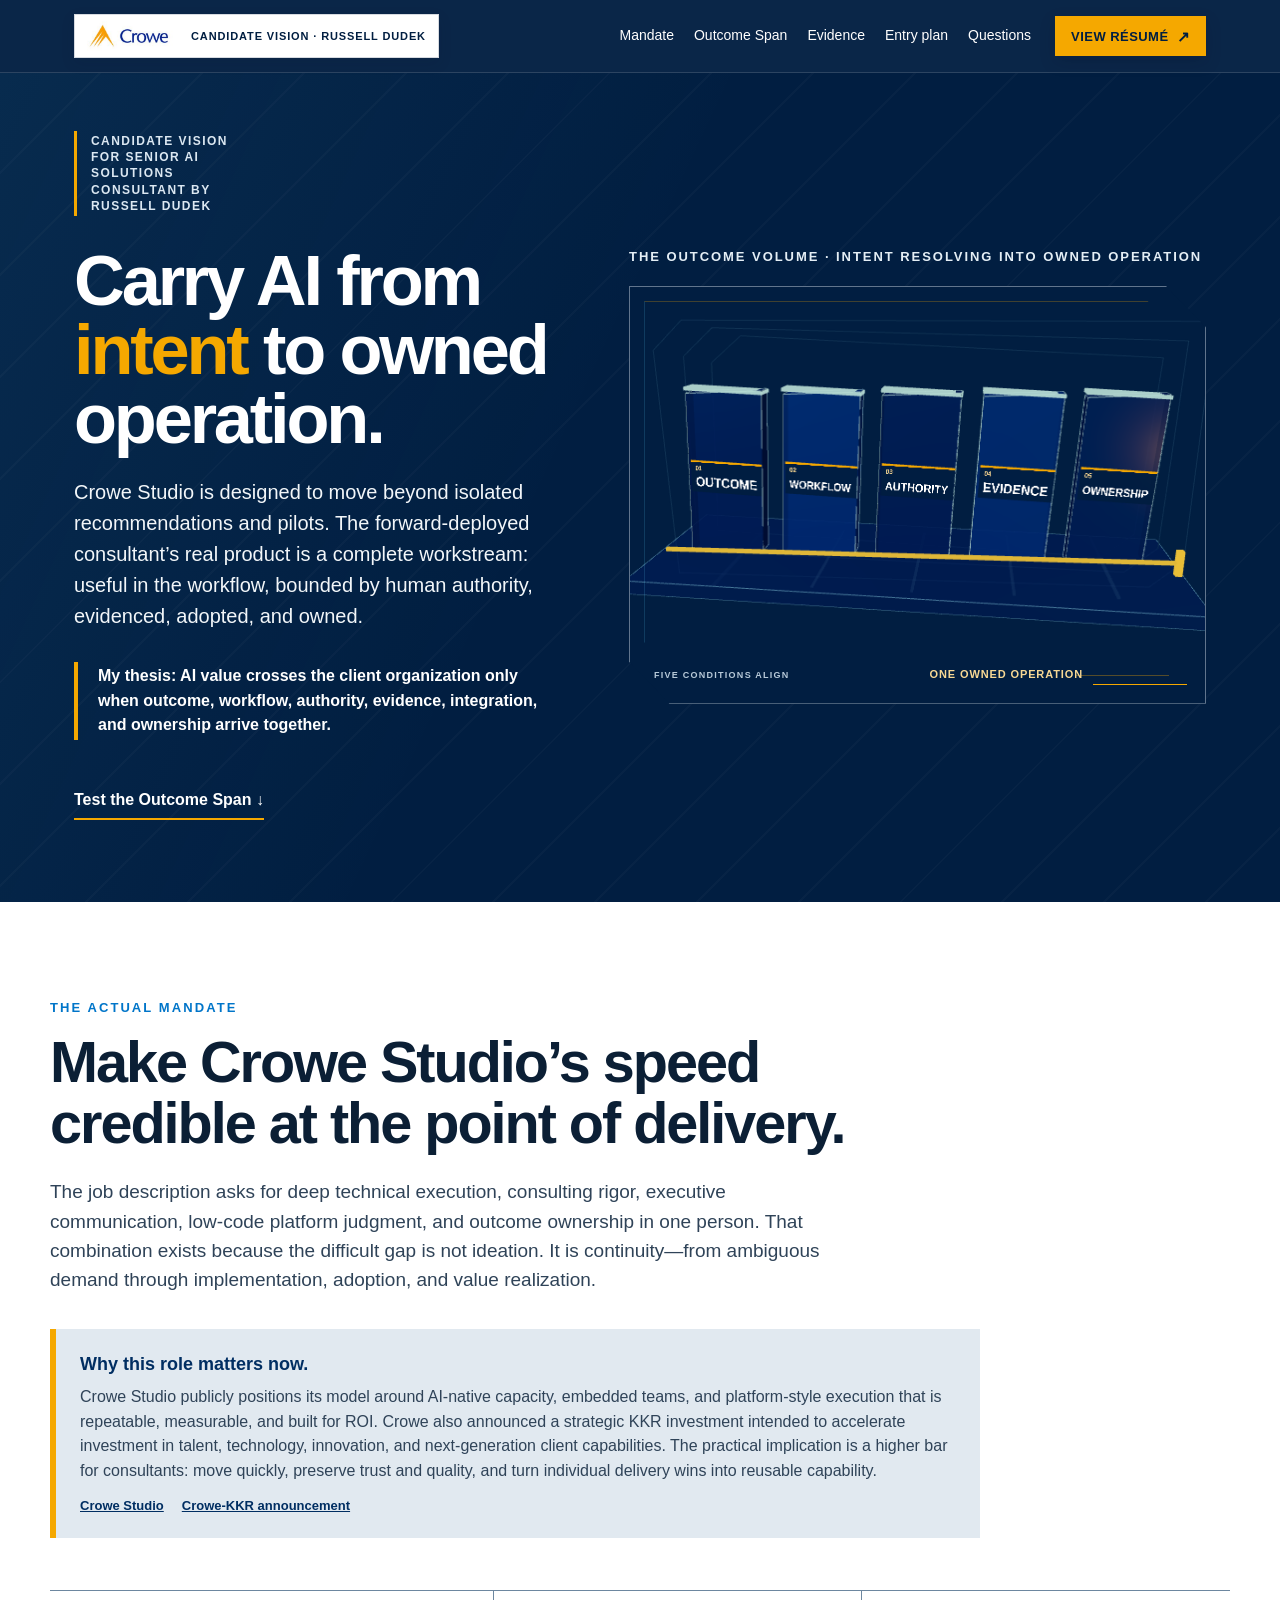
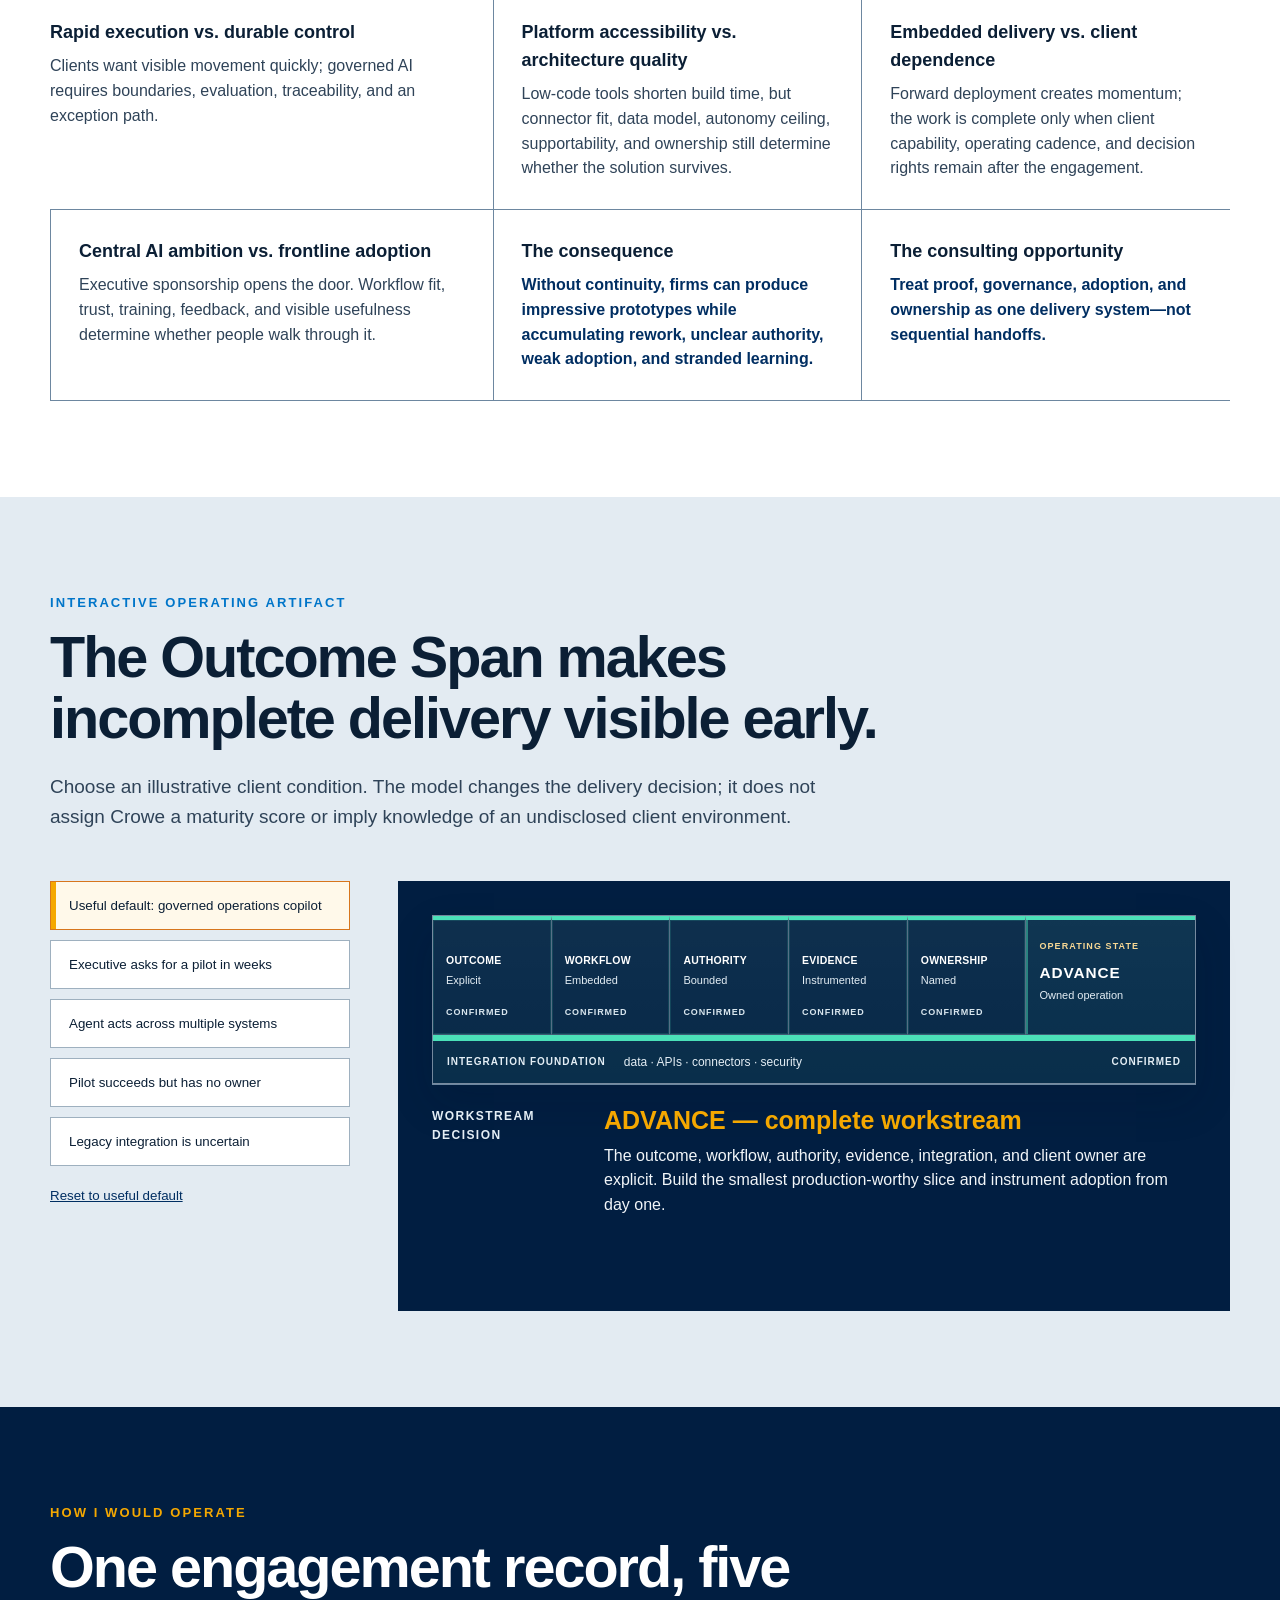
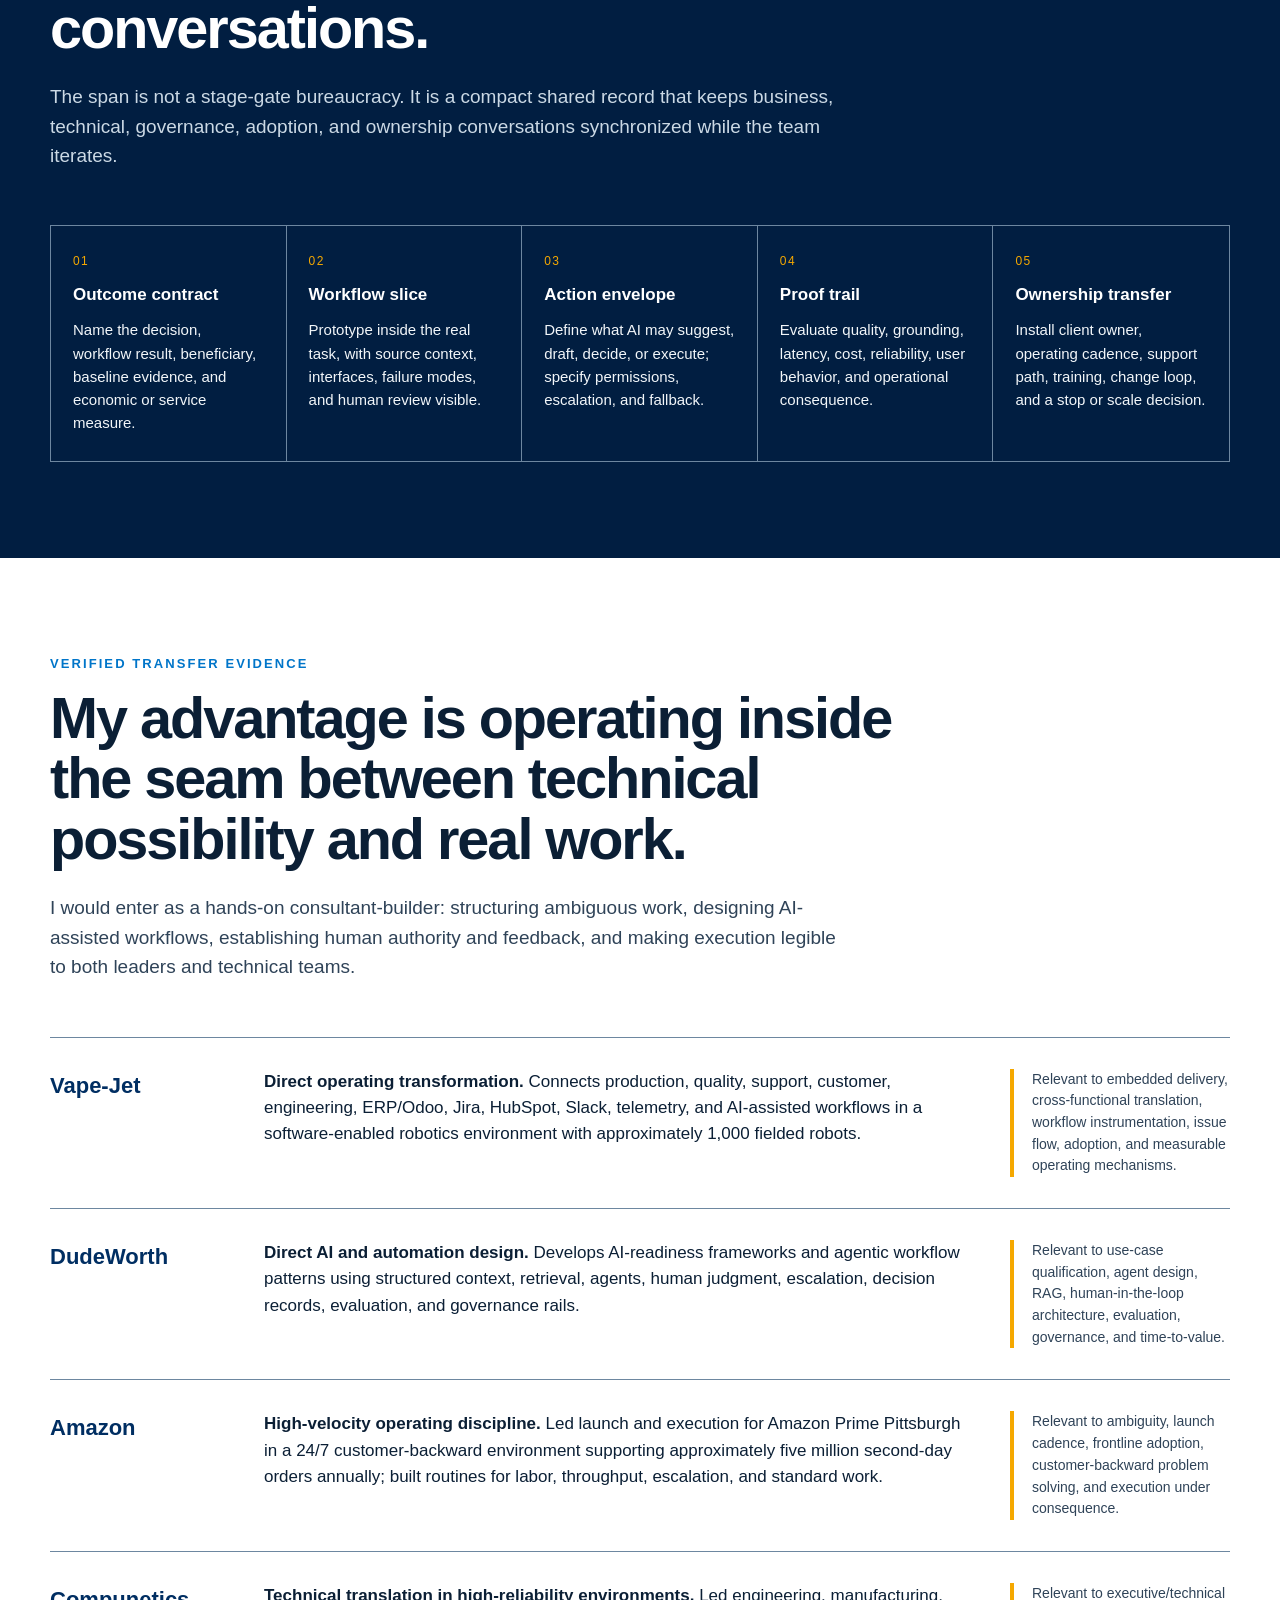
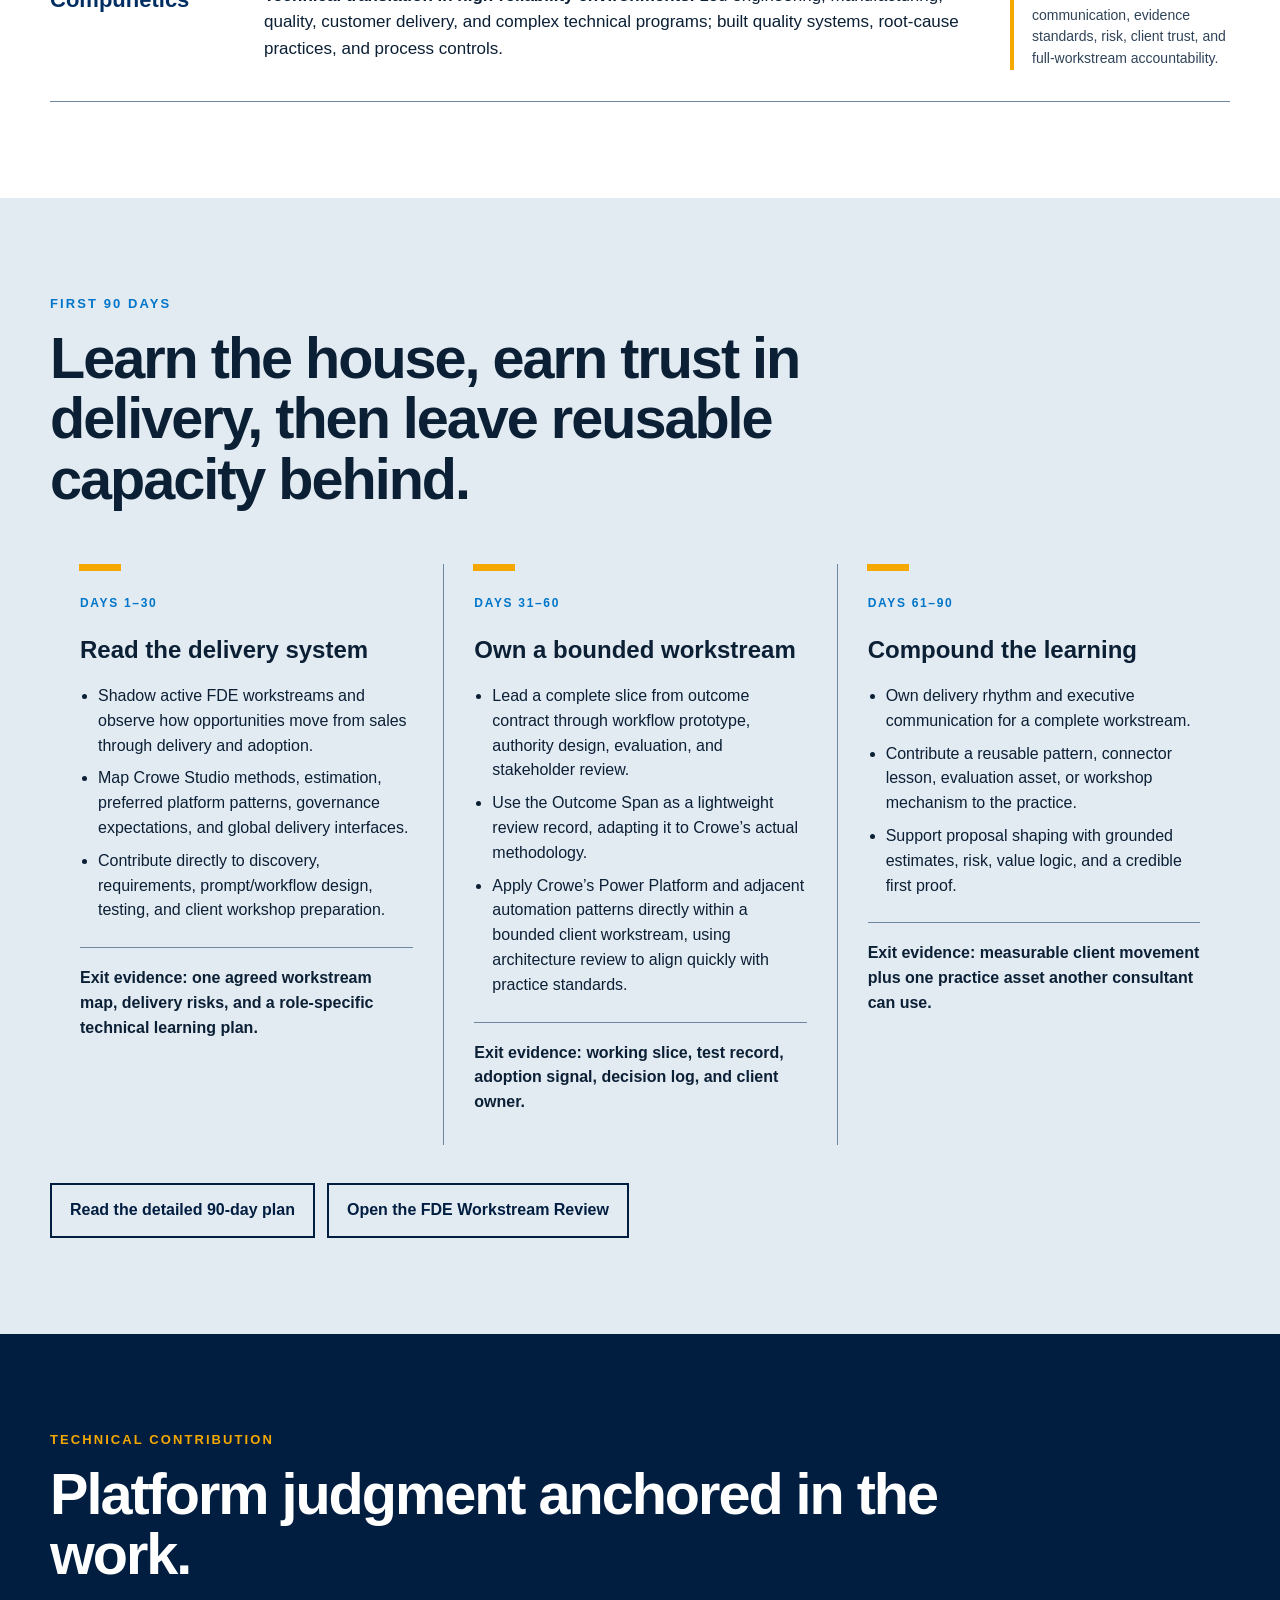
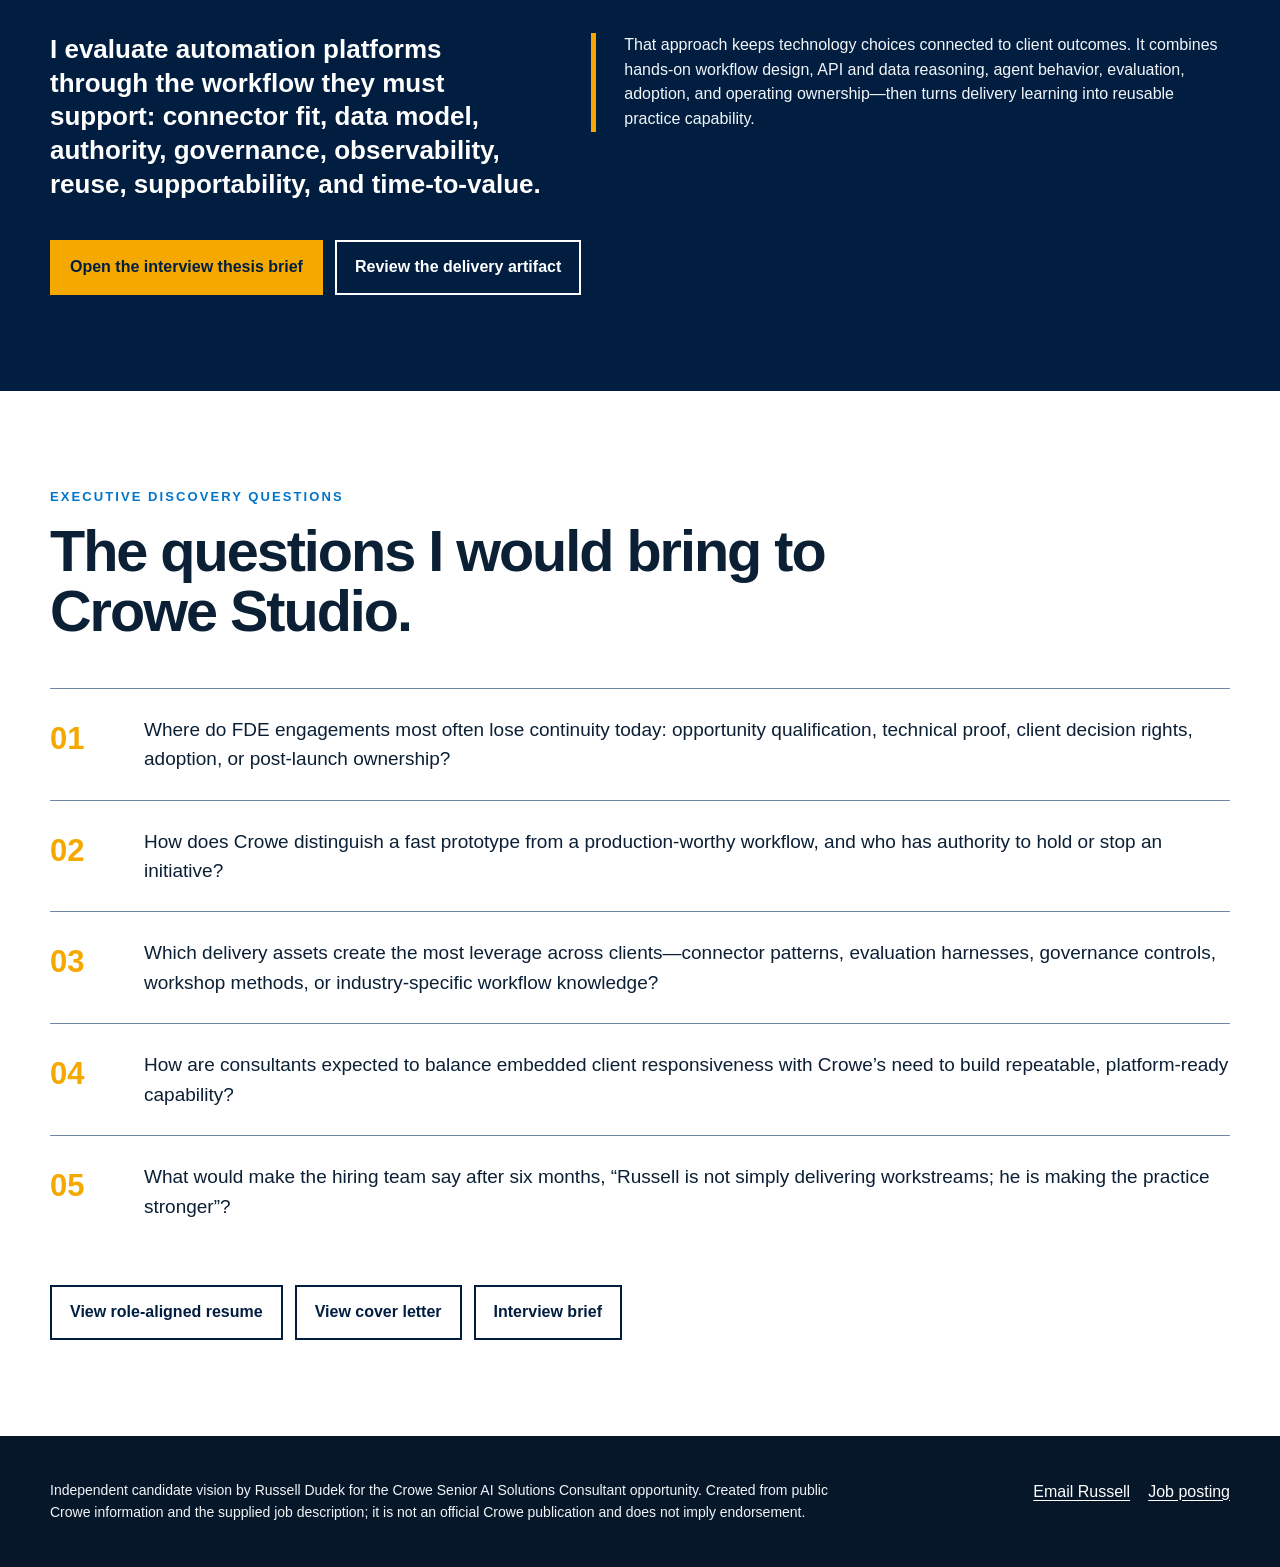
<file: index.html>
<!doctype html><html lang="en"><head><meta charset="utf-8"><meta name="viewport" content="width=device-width,initial-scale=1"><title>Russell Dudek · Candidate Vision for Crowe Senior AI Solutions Consultant</title><meta name="description" content="An independent candidate vision showing how Russell Dudek would turn ambiguous AI demand into complete, adopted, measurable client workstreams at Crowe Studio."><link rel="stylesheet" href="site-v4.css?v=20260717-5"></head><body><header class="site-header"><div class="header-inner"><a class="brand-mini" href="index.html"><img src="assets/brand/crowe-wordmark.svg" alt="Crowe"><span>Candidate vision · Russell Dudek</span></a><button class="nav-toggle" aria-expanded="false" aria-controls="site-nav">Menu</button><nav class="site-nav" id="site-nav" aria-label="Campaign navigation"><a href="#mandate">Mandate</a><a href="#span">Outcome Span</a><a href="#evidence">Evidence</a><a href="#entry">Entry plan</a><a href="#questions">Questions</a><a class="header-resume-cta" href="resume.html">View résumé <span aria-hidden="true">↗</span></a></nav></div></header><main><section class="hero"><div class="hero-inner"><div><div class="company-lockup"><img src="assets/brand/crowe-wordmark.svg" alt="Crowe logo"><small>Candidate vision for Senior AI Solutions Consultant by Russell Dudek</small></div><h1>Carry AI from <em>intent</em> to owned operation.</h1><p class="hero-lead">Crowe Studio is designed to move beyond isolated recommendations and pilots. The forward-deployed consultant’s real product is a complete workstream: useful in the workflow, bounded by human authority, evidenced, adopted, and owned.</p><p class="hero-thesis">My thesis: AI value crosses the client organization only when outcome, workflow, authority, evidence, integration, and ownership arrive together.</p><a class="hero-cue" href="#span">Test the Outcome Span ↓</a></div><div class="workstream-frame hero-workstream" aria-label="Outcome Span operating model resolving five conditions into an owned operation"><div class="workstream-kicker">The Outcome Span · illustrative operating model</div><div class="continuity-rail" aria-hidden="true"></div><ol class="workstream-conditions" aria-label="Conditions for a complete AI workstream"><li class="workstream-condition" data-condition="outcome" style="--condition-order:0"><span class="condition-number">01</span><strong>Outcome</strong><small>Business result</small></li><li class="workstream-condition" data-condition="workflow" style="--condition-order:1"><span class="condition-number">02</span><strong>Workflow</strong><small>Useful in the task</small></li><li class="workstream-condition" data-condition="authority" style="--condition-order:2"><span class="condition-number">03</span><strong>Authority</strong><small>Human boundaries</small></li><li class="workstream-condition" data-condition="evidence" style="--condition-order:3"><span class="condition-number">04</span><strong>Evidence</strong><small>Proof and trace</small></li><li class="workstream-condition" data-condition="ownership" style="--condition-order:4"><span class="condition-number">05</span><strong>Ownership</strong><small>Cadence and support</small></li></ol><div class="workstream-foundation"><span>Integration foundation</span><small>data · APIs · connectors · security</small></div><div class="ownership-terminal"><span>Owned operation</span></div></div></div></section><section class="section" id="mandate"><div class="wrap"><div class="section-kicker">The actual mandate</div><h2>Make Crowe Studio’s speed credible at the point of delivery.</h2><p class="section-intro">The job description asks for deep technical execution, consulting rigor, executive communication, low-code platform judgment, and outcome ownership in one person. That combination exists because the difficult gap is not ideation. It is continuity—from ambiguous demand through implementation, adoption, and value realization.</p><div class="company-moment"><strong>Why this role matters now.</strong><p>Crowe Studio publicly positions its model around AI-native capacity, embedded teams, and platform-style execution that is repeatable, measurable, and built for ROI. Crowe also announced a strategic KKR investment intended to accelerate investment in talent, technology, innovation, and next-generation client capabilities. The practical implication is a higher bar for consultants: move quickly, preserve trust and quality, and turn individual delivery wins into reusable capability.</p><div class="moment-sources"><a href="https://www.crowe.com/services/crowe-studio">Crowe Studio</a><a href="https://www.crowe.com/news/crowe-accelerates-long-term-growth-trajectory-with-investment-from-kkr">Crowe-KKR announcement</a></div></div><div class="tension-line"><div><h3>Rapid execution vs. durable control</h3><p>Clients want visible movement quickly; governed AI requires boundaries, evaluation, traceability, and an exception path.</p></div><div><h3>Platform accessibility vs. architecture quality</h3><p>Low-code tools shorten build time, but connector fit, data model, autonomy ceiling, supportability, and ownership still determine whether the solution survives.</p></div><div><h3>Embedded delivery vs. client dependence</h3><p>Forward deployment creates momentum; the work is complete only when client capability, operating cadence, and decision rights remain after the engagement.</p></div><div><h3>Central AI ambition vs. frontline adoption</h3><p>Executive sponsorship opens the door. Workflow fit, trust, training, feedback, and visible usefulness determine whether people walk through it.</p></div><div><h3>The consequence</h3><p class="tension-result">Without continuity, firms can produce impressive prototypes while accumulating rework, unclear authority, weak adoption, and stranded learning.</p></div><div><h3>The consulting opportunity</h3><p class="tension-result">Treat proof, governance, adoption, and ownership as one delivery system—not sequential handoffs.</p></div></div></div></section><section class="section mist" id="span"><div class="wrap"><div class="section-kicker">Interactive operating artifact</div><h2>The Outcome Span makes incomplete delivery visible early.</h2><p class="section-intro">Choose an illustrative client condition. The model changes the delivery decision; it does not assign Crowe a maturity score or imply knowledge of an undisclosed client environment.</p><div class="span-lab"><div><div class="scenario-list" role="group" aria-label="Choose a delivery scenario"><button data-scenario="baseline" aria-pressed="true">Useful default: governed operations copilot</button><button data-scenario="speed" aria-pressed="false">Executive asks for a pilot in weeks</button><button data-scenario="agent" aria-pressed="false">Agent acts across multiple systems</button><button data-scenario="orphan" aria-pressed="false">Pilot succeeds but has no owner</button><button data-scenario="legacy" aria-pressed="false">Legacy integration is uncertain</button></div><button class="reset-button" id="reset-scenario">Reset to useful default</button></div><div class="lab-stage" data-state="baseline"><div class="workstream-frame scenario-workstream" aria-label="Scenario workstream conditions" data-integration-state="active" data-ownership-state="closed" data-boundary-state="none"><div class="continuity-rail" aria-hidden="true"></div><ol class="workstream-conditions"><li class="workstream-condition" data-condition="outcome" data-condition-state="active"><strong>Outcome</strong><small>Explicit</small></li><li class="workstream-condition" data-condition="workflow" data-condition-state="active"><strong>Workflow</strong><small>Embedded</small></li><li class="workstream-condition" data-condition="authority" data-condition-state="active"><strong>Authority</strong><small>Bounded</small></li><li class="workstream-condition" data-condition="evidence" data-condition-state="active"><strong>Evidence</strong><small>Instrumented</small></li><li class="workstream-condition" data-condition="ownership" data-condition-state="active"><strong>Ownership</strong><small>Named</small></li></ol><div class="boundary-bracket" aria-hidden="true"></div><div class="workstream-foundation" data-integration-state="active"><span>Integration foundation</span><small>data · APIs · connectors · security</small></div><div class="ownership-terminal" data-ownership-state="closed"><span>Owned operation</span></div></div><div class="decision-readout" aria-live="polite"><div class="decision-label">Workstream decision</div><div><div class="decision-status" id="decision-status"></div><div class="decision-copy" id="decision-copy"></div></div></div></div></div></div></section><section class="section dark"><div class="wrap"><div class="section-kicker">How I would operate</div><h2>One engagement record, five conversations.</h2><p class="section-intro">The span is not a stage-gate bureaucracy. It is a compact shared record that keeps business, technical, governance, adoption, and ownership conversations synchronized while the team iterates.</p><div class="model-strip"><div><span>01</span><h3>Outcome contract</h3><p>Name the decision, workflow result, beneficiary, baseline evidence, and economic or service measure.</p></div><div><span>02</span><h3>Workflow slice</h3><p>Prototype inside the real task, with source context, interfaces, failure modes, and human review visible.</p></div><div><span>03</span><h3>Action envelope</h3><p>Define what AI may suggest, draft, decide, or execute; specify permissions, escalation, and fallback.</p></div><div><span>04</span><h3>Proof trail</h3><p>Evaluate quality, grounding, latency, cost, reliability, user behavior, and operational consequence.</p></div><div><span>05</span><h3>Ownership transfer</h3><p>Install client owner, operating cadence, support path, training, change loop, and a stop or scale decision.</p></div></div></div></section><section class="section" id="evidence"><div class="wrap"><div class="section-kicker">Verified transfer evidence</div><h2>My advantage is operating inside the seam between technical possibility and real work.</h2><p class="section-intro">I would enter as a hands-on consultant-builder: structuring ambiguous work, designing AI-assisted workflows, establishing human authority and feedback, and making execution legible to both leaders and technical teams.</p><div class="evidence-trail"><div class="evidence-item"><div class="org">Vape-Jet</div><div class="work"><strong>Direct operating transformation.</strong> Connects production, quality, support, customer, engineering, ERP/Odoo, Jira, HubSpot, Slack, telemetry, and AI-assisted workflows in a software-enabled robotics environment with approximately 1,000 fielded robots.</div><div class="transfer">Relevant to embedded delivery, cross-functional translation, workflow instrumentation, issue flow, adoption, and measurable operating mechanisms.</div></div><div class="evidence-item"><div class="org">DudeWorth</div><div class="work"><strong>Direct AI and automation design.</strong> Develops AI-readiness frameworks and agentic workflow patterns using structured context, retrieval, agents, human judgment, escalation, decision records, evaluation, and governance rails.</div><div class="transfer">Relevant to use-case qualification, agent design, RAG, human-in-the-loop architecture, evaluation, governance, and time-to-value.</div></div><div class="evidence-item"><div class="org">Amazon</div><div class="work"><strong>High-velocity operating discipline.</strong> Led launch and execution for Amazon Prime Pittsburgh in a 24/7 customer-backward environment supporting approximately five million second-day orders annually; built routines for labor, throughput, escalation, and standard work.</div><div class="transfer">Relevant to ambiguity, launch cadence, frontline adoption, customer-backward problem solving, and execution under consequence.</div></div><div class="evidence-item"><div class="org">Compunetics</div><div class="work"><strong>Technical translation in high-reliability environments.</strong> Led engineering, manufacturing, quality, customer delivery, and complex technical programs; built quality systems, root-cause practices, and process controls.</div><div class="transfer">Relevant to executive/technical communication, evidence standards, risk, client trust, and full-workstream accountability.</div></div></div></div></section><section class="section mist" id="entry"><div class="wrap"><div class="section-kicker">First 90 days</div><h2>Learn the house, earn trust in delivery, then leave reusable capacity behind.</h2><div class="timeline"><div class="phase"><div class="days">Days 1–30</div><h3>Read the delivery system</h3><ul><li>Shadow active FDE workstreams and observe how opportunities move from sales through delivery and adoption.</li><li>Map Crowe Studio methods, estimation, preferred platform patterns, governance expectations, and global delivery interfaces.</li><li>Contribute directly to discovery, requirements, prompt/workflow design, testing, and client workshop preparation.</li></ul><div class="exit">Exit evidence: one agreed workstream map, delivery risks, and a role-specific technical learning plan.</div></div><div class="phase"><div class="days">Days 31–60</div><h3>Own a bounded workstream</h3><ul><li>Lead a complete slice from outcome contract through workflow prototype, authority design, evaluation, and stakeholder review.</li><li>Use the Outcome Span as a lightweight review record, adapting it to Crowe’s actual methodology.</li><li>Apply Crowe’s Power Platform and adjacent automation patterns directly within a bounded client workstream, using architecture review to align quickly with practice standards.</li></ul><div class="exit">Exit evidence: working slice, test record, adoption signal, decision log, and client owner.</div></div><div class="phase"><div class="days">Days 61–90</div><h3>Compound the learning</h3><ul><li>Own delivery rhythm and executive communication for a complete workstream.</li><li>Contribute a reusable pattern, connector lesson, evaluation asset, or workshop mechanism to the practice.</li><li>Support proposal shaping with grounded estimates, risk, value logic, and a credible first proof.</li></ul><div class="exit">Exit evidence: measurable client movement plus one practice asset another consultant can use.</div></div></div><div class="cta-row"><a class="button light-secondary" href="90-day-plan.html">Read the detailed 90-day plan</a><a class="button light-secondary" href="fde-workstream-review.html">Open the FDE Workstream Review</a></div></div></section><section class="section dark"><div class="wrap"><div class="section-kicker">Technical contribution</div><h2>Platform judgment anchored in the work.</h2><div class="objection-band"><div class="risk">I evaluate automation platforms through the workflow they must support: connector fit, data model, authority, governance, observability, reuse, supportability, and time-to-value.</div><div class="answer">That approach keeps technology choices connected to client outcomes. It combines hands-on workflow design, API and data reasoning, agent behavior, evaluation, adoption, and operating ownership—then turns delivery learning into reusable practice capability.</div></div><div class="cta-row"><a class="button" href="interview-brief.html">Open the interview thesis brief</a><a class="button secondary" href="fde-workstream-review.html">Review the delivery artifact</a></div></div></section><section class="section" id="questions"><div class="wrap"><div class="section-kicker">Executive discovery questions</div><h2>The questions I would bring to Crowe Studio.</h2><div class="questions"><div class="question"><p>Where do FDE engagements most often lose continuity today: opportunity qualification, technical proof, client decision rights, adoption, or post-launch ownership?</p></div><div class="question"><p>How does Crowe distinguish a fast prototype from a production-worthy workflow, and who has authority to hold or stop an initiative?</p></div><div class="question"><p>Which delivery assets create the most leverage across clients—connector patterns, evaluation harnesses, governance controls, workshop methods, or industry-specific workflow knowledge?</p></div><div class="question"><p>How are consultants expected to balance embedded client responsiveness with Crowe’s need to build repeatable, platform-ready capability?</p></div><div class="question"><p>What would make the hiring team say after six months, “Russell is not simply delivering workstreams; he is making the practice stronger”?</p></div></div><div class="cta-row"><a class="button light-secondary" href="resume.html">View role-aligned resume</a><a class="button light-secondary" href="cover-letter.html">View cover letter</a><a class="button light-secondary" href="interview-brief.html">Interview brief</a></div></div></section></main><footer class="site-footer"><div class="footer-inner"><p>Independent candidate vision by Russell Dudek for the Crowe Senior AI Solutions Consultant opportunity. Created from public Crowe information and the supplied job description; it is not an official Crowe publication and does not imply endorsement.</p><div class="footer-links"><a href="mailto:russelldudek@gmail.com">Email Russell</a><a href="https://careers.crowe.com/job/CROCROUSR51627EXTERNALENUS/Senior-AI-Solutions-Consultant?utm_source=linkedin&utm_medium=phenom-feeds">Job posting</a></div></div></footer><script src="app.js"></script></body></html>
</file>
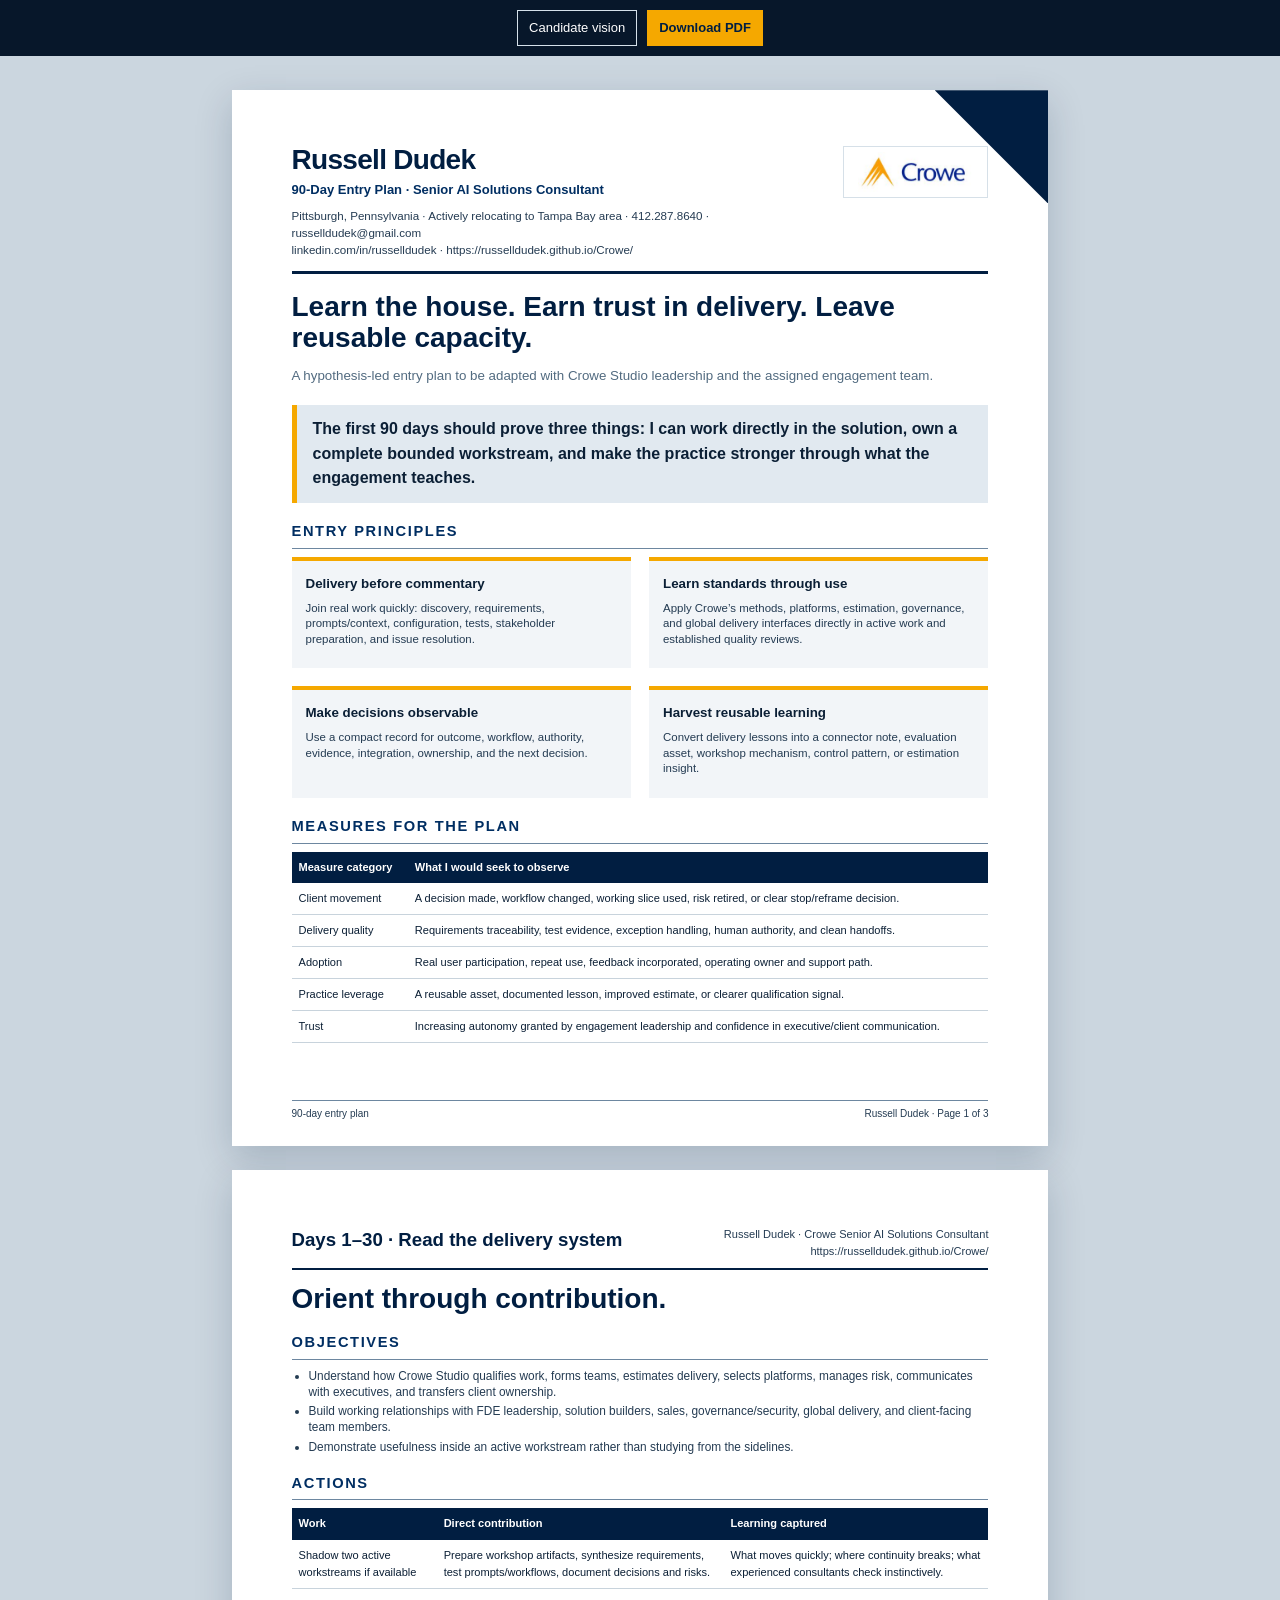
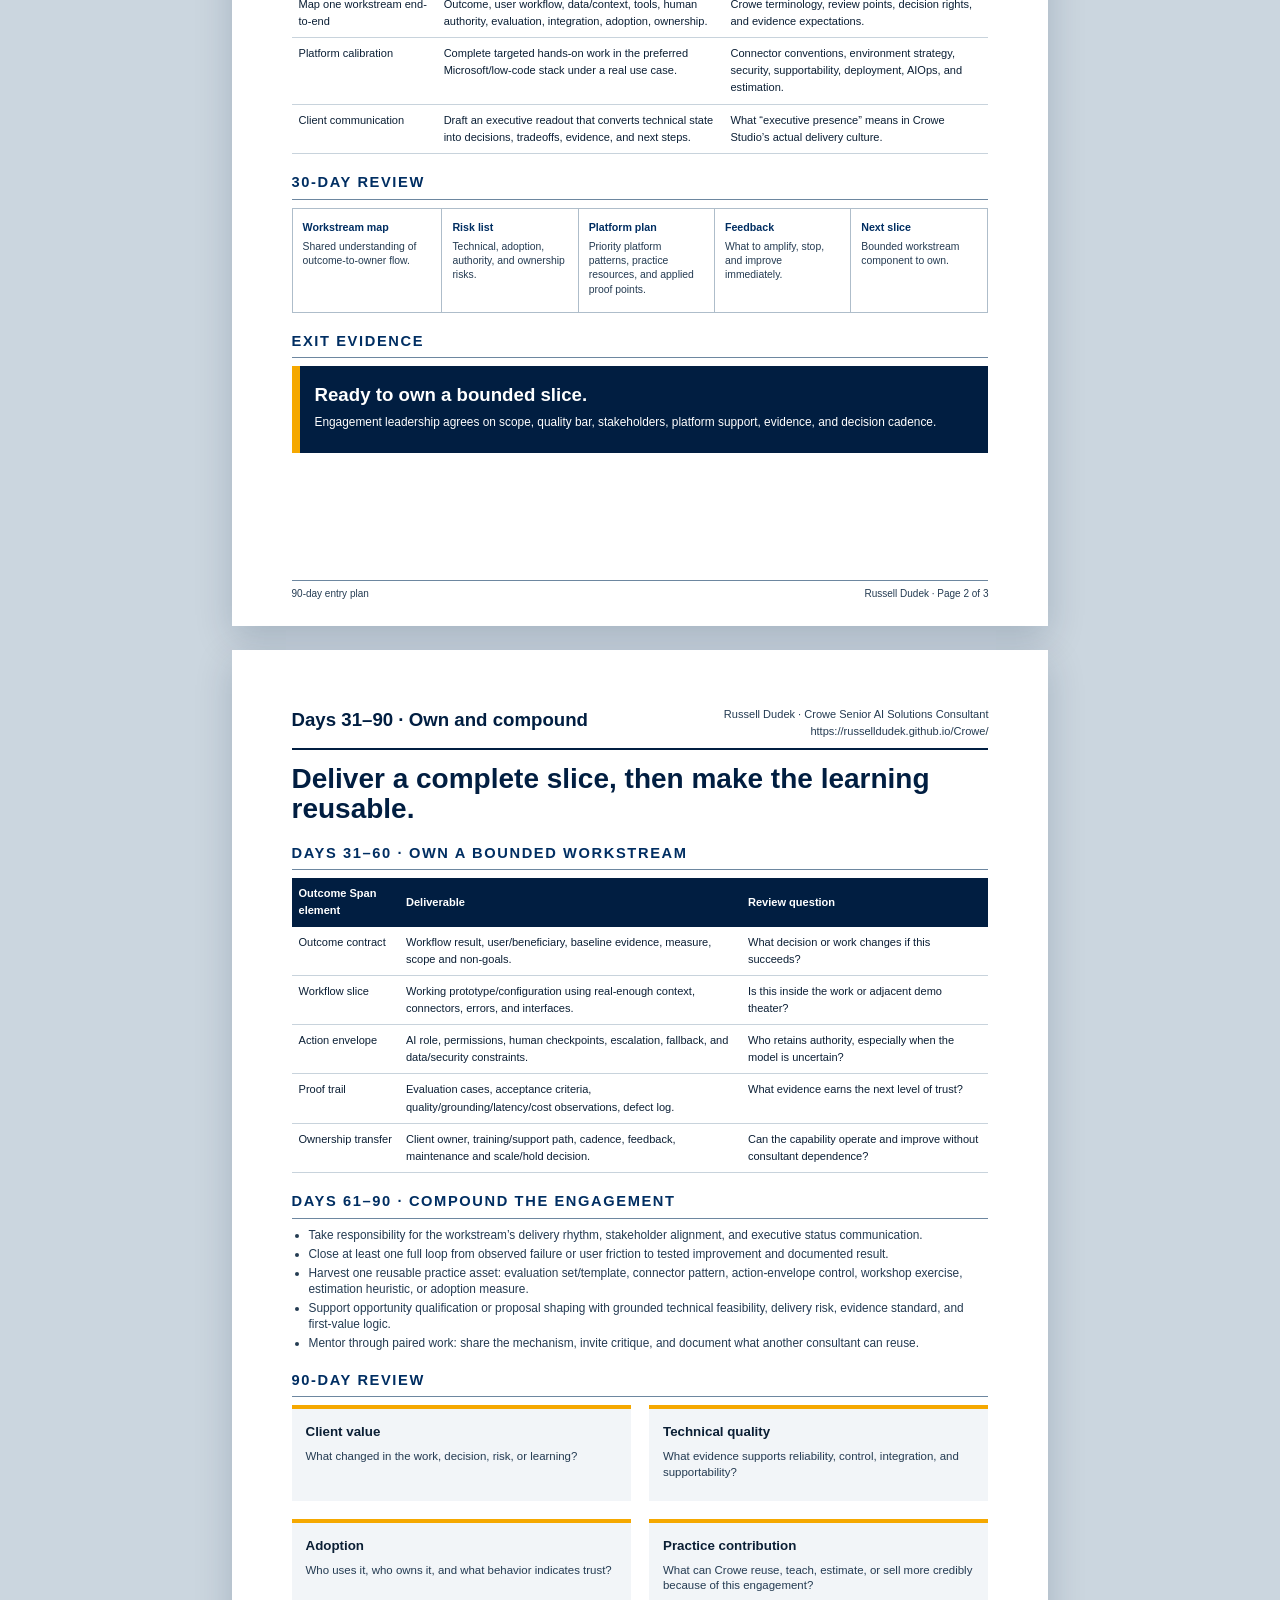
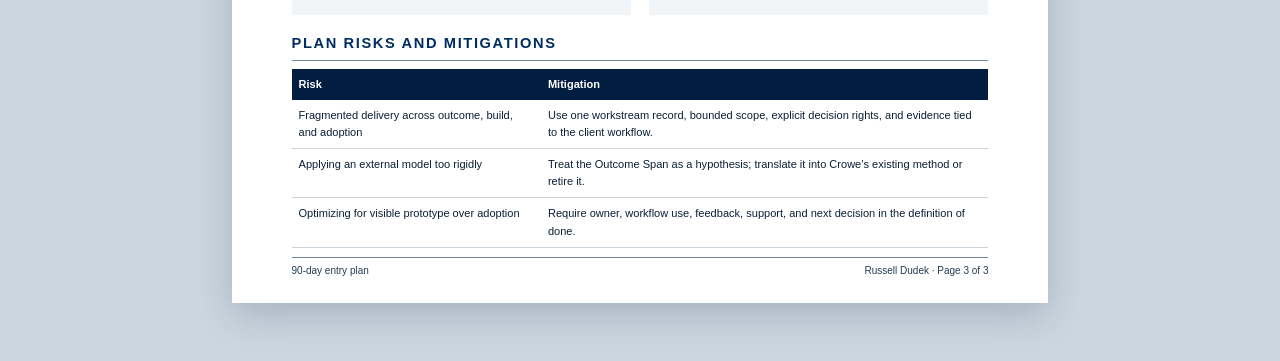
<file: 90-day-plan.html>
<!doctype html><html lang="en"><head><meta charset="utf-8"><meta name="viewport" content="width=device-width,initial-scale=1"><title>Crowe 90-Day Entry Plan · Russell Dudek</title><link rel="stylesheet" href="styles.css"></head><body class="doc-body"><nav class="doc-actions" aria-label="Document actions"><a href="index.html">Candidate vision</a><a class="primary" href="docs/Russell-Dudek-Crowe-90-Day-Plan.pdf" download>Download PDF</a></nav><main class="document-stack"><section class="print-page page-dark-corner"><header class="doc-header"><div><div class="doc-name">Russell Dudek</div><div class="doc-identity">90-Day Entry Plan · Senior AI Solutions Consultant</div><div class="doc-contact">Pittsburgh, Pennsylvania · Actively relocating to Tampa Bay area · <a href="tel:+14122878640">412.287.8640</a> · <a href="mailto:russelldudek@gmail.com">russelldudek@gmail.com</a><br><a href="https://www.linkedin.com/in/russelldudek">linkedin.com/in/russelldudek</a> · <a href="https://russelldudek.github.io/Crowe/">https://russelldudek.github.io/Crowe/</a></div></div><img class="doc-logo" src="assets/brand/crowe-wordmark.svg" alt="Crowe"></header><h1 class="document-title">Learn the house. Earn trust in delivery. Leave reusable capacity.</h1><p class="document-subtitle">A hypothesis-led entry plan to be adapted with Crowe Studio leadership and the assigned engagement team.</p><div class="pull-quote">The first 90 days should prove three things: I can work directly in the solution, own a complete bounded workstream, and make the practice stronger through what the engagement teaches.</div><section class="doc-section"><h2>Entry principles</h2><div class="brief-grid"><div class="brief-card"><h3>Delivery before commentary</h3><p>Join real work quickly: discovery, requirements, prompts/context, configuration, tests, stakeholder preparation, and issue resolution.</p></div><div class="brief-card"><h3>Learn standards through use</h3><p>Apply Crowe’s methods, platforms, estimation, governance, and global delivery interfaces directly in active work and established quality reviews.</p></div><div class="brief-card"><h3>Make decisions observable</h3><p>Use a compact record for outcome, workflow, authority, evidence, integration, ownership, and the next decision.</p></div><div class="brief-card"><h3>Harvest reusable learning</h3><p>Convert delivery lessons into a connector note, evaluation asset, workshop mechanism, control pattern, or estimation insight.</p></div></div></section><section class="doc-section"><h2>Measures for the plan</h2><table class="doc-table"><tr><th>Measure category</th><th>What I would seek to observe</th></tr><tr><td>Client movement</td><td>A decision made, workflow changed, working slice used, risk retired, or clear stop/reframe decision.</td></tr><tr><td>Delivery quality</td><td>Requirements traceability, test evidence, exception handling, human authority, and clean handoffs.</td></tr><tr><td>Adoption</td><td>Real user participation, repeat use, feedback incorporated, operating owner and support path.</td></tr><tr><td>Practice leverage</td><td>A reusable asset, documented lesson, improved estimate, or clearer qualification signal.</td></tr><tr><td>Trust</td><td>Increasing autonomy granted by engagement leadership and confidence in executive/client communication.</td></tr></table></section><footer class="page-footer"><span>90-day entry plan</span><span>Russell Dudek · Page 1 of 3</span></footer></section><section class="print-page"><div class="continuation-header"><strong>Days 1–30 · Read the delivery system</strong><span>Russell Dudek · Crowe Senior AI Solutions Consultant<br>https://russelldudek.github.io/Crowe/</span></div><h1 class="document-title">Orient through contribution.</h1><section class="doc-section"><h2>Objectives</h2><ul><li>Understand how Crowe Studio qualifies work, forms teams, estimates delivery, selects platforms, manages risk, communicates with executives, and transfers client ownership.</li><li>Build working relationships with FDE leadership, solution builders, sales, governance/security, global delivery, and client-facing team members.</li><li>Demonstrate usefulness inside an active workstream rather than studying from the sidelines.</li></ul></section><section class="doc-section"><h2>Actions</h2><table class="doc-table"><tr><th>Work</th><th>Direct contribution</th><th>Learning captured</th></tr><tr><td>Shadow two active workstreams if available</td><td>Prepare workshop artifacts, synthesize requirements, test prompts/workflows, document decisions and risks.</td><td>What moves quickly; where continuity breaks; what experienced consultants check instinctively.</td></tr><tr><td>Map one workstream end-to-end</td><td>Outcome, user workflow, data/context, tools, human authority, evaluation, integration, adoption, ownership.</td><td>Crowe terminology, review points, decision rights, and evidence expectations.</td></tr><tr><td>Platform calibration</td><td>Complete targeted hands-on work in the preferred Microsoft/low-code stack under a real use case.</td><td>Connector conventions, environment strategy, security, supportability, deployment, AIOps, and estimation.</td></tr><tr><td>Client communication</td><td>Draft an executive readout that converts technical state into decisions, tradeoffs, evidence, and next steps.</td><td>What “executive presence” means in Crowe Studio’s actual delivery culture.</td></tr></table></section><section class="doc-section"><h2>30-day review</h2><div class="artifact-check"><div><strong>Workstream map</strong><p>Shared understanding of outcome-to-owner flow.</p></div><div><strong>Risk list</strong><p>Technical, adoption, authority, and ownership risks.</p></div><div><strong>Platform plan</strong><p>Priority platform patterns, practice resources, and applied proof points.</p></div><div><strong>Feedback</strong><p>What to amplify, stop, and improve immediately.</p></div><div><strong>Next slice</strong><p>Bounded workstream component to own.</p></div></div></section><section class="doc-section"><h2>Exit evidence</h2><div class="decision-box"><strong>Ready to own a bounded slice.</strong><p>Engagement leadership agrees on scope, quality bar, stakeholders, platform support, evidence, and decision cadence.</p></div></section><footer class="page-footer"><span>90-day entry plan</span><span>Russell Dudek · Page 2 of 3</span></footer></section><section class="print-page plan-final"><div class="continuation-header"><strong>Days 31–90 · Own and compound</strong><span>Russell Dudek · Crowe Senior AI Solutions Consultant<br>https://russelldudek.github.io/Crowe/</span></div><h1 class="document-title">Deliver a complete slice, then make the learning reusable.</h1><section class="doc-section"><h2>Days 31–60 · Own a bounded workstream</h2><table class="doc-table"><tr><th>Outcome Span element</th><th>Deliverable</th><th>Review question</th></tr><tr><td>Outcome contract</td><td>Workflow result, user/beneficiary, baseline evidence, measure, scope and non-goals.</td><td>What decision or work changes if this succeeds?</td></tr><tr><td>Workflow slice</td><td>Working prototype/configuration using real-enough context, connectors, errors, and interfaces.</td><td>Is this inside the work or adjacent demo theater?</td></tr><tr><td>Action envelope</td><td>AI role, permissions, human checkpoints, escalation, fallback, and data/security constraints.</td><td>Who retains authority, especially when the model is uncertain?</td></tr><tr><td>Proof trail</td><td>Evaluation cases, acceptance criteria, quality/grounding/latency/cost observations, defect log.</td><td>What evidence earns the next level of trust?</td></tr><tr><td>Ownership transfer</td><td>Client owner, training/support path, cadence, feedback, maintenance and scale/hold decision.</td><td>Can the capability operate and improve without consultant dependence?</td></tr></table></section><section class="doc-section"><h2>Days 61–90 · Compound the engagement</h2><ul><li>Take responsibility for the workstream’s delivery rhythm, stakeholder alignment, and executive status communication.</li><li>Close at least one full loop from observed failure or user friction to tested improvement and documented result.</li><li>Harvest one reusable practice asset: evaluation set/template, connector pattern, action-envelope control, workshop exercise, estimation heuristic, or adoption measure.</li><li>Support opportunity qualification or proposal shaping with grounded technical feasibility, delivery risk, evidence standard, and first-value logic.</li><li>Mentor through paired work: share the mechanism, invite critique, and document what another consultant can reuse.</li></ul></section><section class="doc-section"><h2>90-day review</h2><div class="brief-grid"><div class="brief-card"><h3>Client value</h3><p>What changed in the work, decision, risk, or learning?</p></div><div class="brief-card"><h3>Technical quality</h3><p>What evidence supports reliability, control, integration, and supportability?</p></div><div class="brief-card"><h3>Adoption</h3><p>Who uses it, who owns it, and what behavior indicates trust?</p></div><div class="brief-card"><h3>Practice contribution</h3><p>What can Crowe reuse, teach, estimate, or sell more credibly because of this engagement?</p></div></div></section><section class="doc-section"><h2>Plan risks and mitigations</h2><table class="doc-table"><tr><th>Risk</th><th>Mitigation</th></tr><tr><td>Fragmented delivery across outcome, build, and adoption</td><td>Use one workstream record, bounded scope, explicit decision rights, and evidence tied to the client workflow.</td></tr><tr><td>Applying an external model too rigidly</td><td>Treat the Outcome Span as a hypothesis; translate it into Crowe’s existing method or retire it.</td></tr><tr><td>Optimizing for visible prototype over adoption</td><td>Require owner, workflow use, feedback, support, and next decision in the definition of done.</td></tr></table></section><footer class="page-footer"><span>90-day entry plan</span><span>Russell Dudek · Page 3 of 3</span></footer></section></main></body></html>
</file>
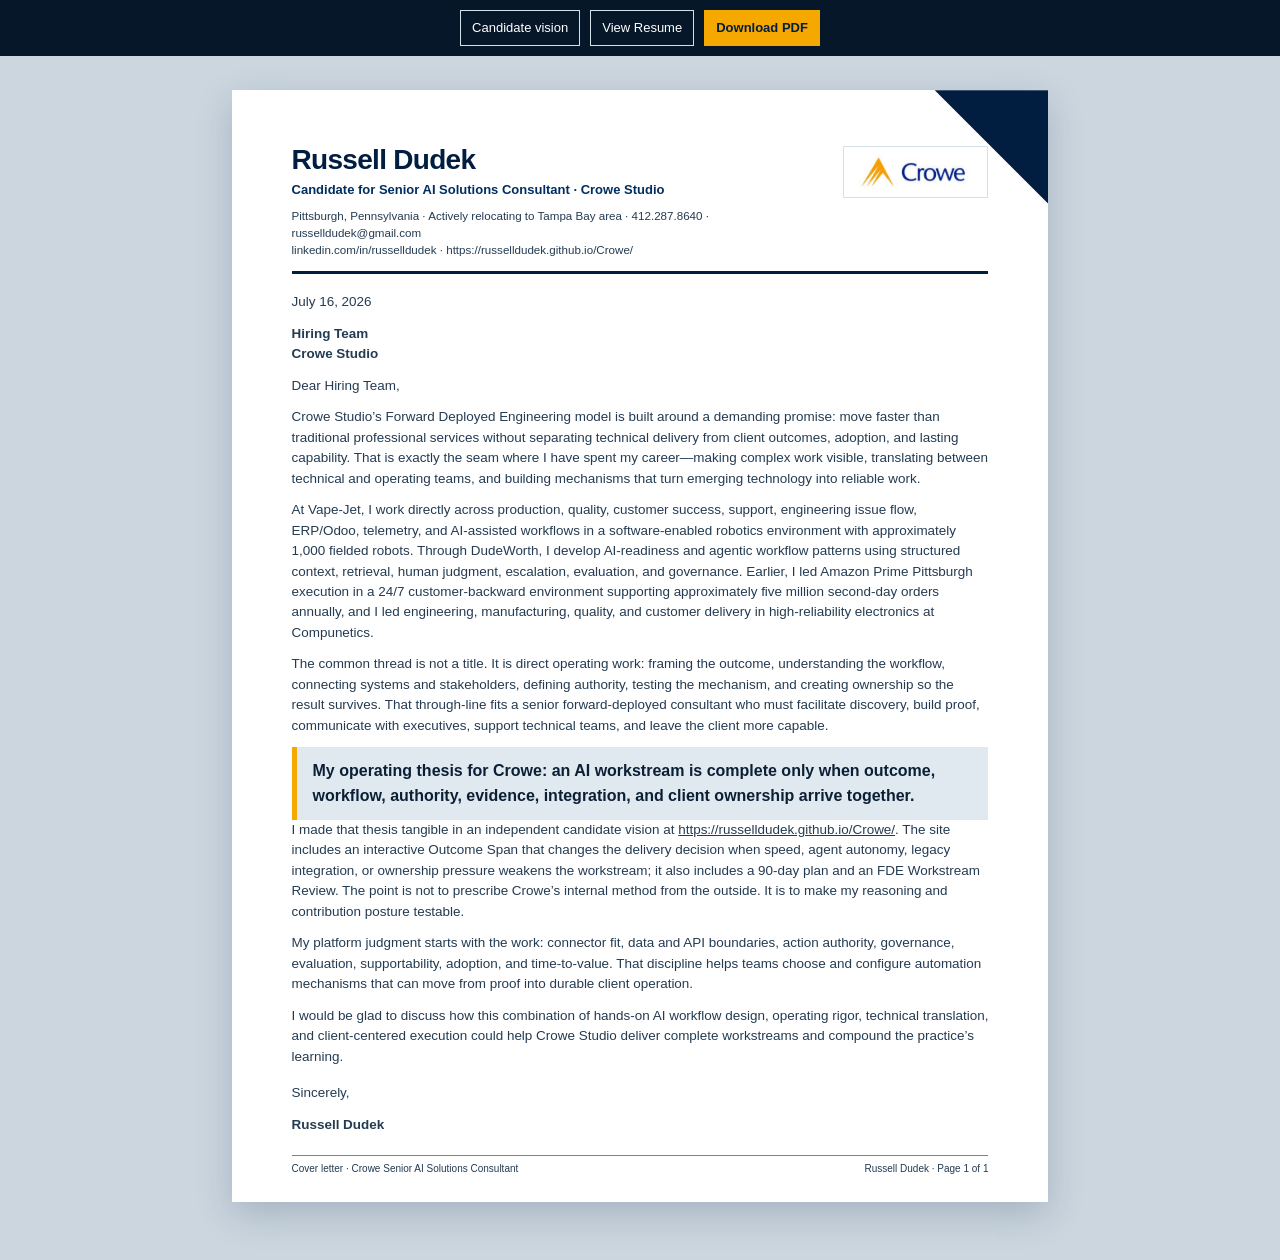
<file: cover-letter.html>
<!doctype html><html lang="en"><head><meta charset="utf-8"><meta name="viewport" content="width=device-width,initial-scale=1"><title>Russell Dudek · Crowe Cover Letter</title><link rel="stylesheet" href="styles.css"></head><body class="doc-body"><nav class="doc-actions" aria-label="Document actions"><a href="index.html">Candidate vision</a><a href="resume.html">View Resume</a><a class="primary" href="docs/Russell-Dudek-Crowe-Cover-Letter.pdf" download>Download PDF</a></nav><main class="document-stack"><section class="print-page page-dark-corner"><header class="doc-header"><div><div class="doc-name">Russell Dudek</div><div class="doc-identity">Candidate for Senior AI Solutions Consultant · Crowe Studio</div><div class="doc-contact">Pittsburgh, Pennsylvania · Actively relocating to Tampa Bay area · <a href="tel:+14122878640">412.287.8640</a> · <a href="mailto:russelldudek@gmail.com">russelldudek@gmail.com</a><br><a href="https://www.linkedin.com/in/russelldudek">linkedin.com/in/russelldudek</a> · <a href="https://russelldudek.github.io/Crowe/">https://russelldudek.github.io/Crowe/</a></div></div><img class="doc-logo" src="assets/brand/crowe-wordmark.svg" alt="Crowe"></header><div class="letter-body"><p>July 16, 2026</p><p><strong>Hiring Team<br>Crowe Studio</strong></p><p>Dear Hiring Team,</p><p>Crowe Studio’s Forward Deployed Engineering model is built around a demanding promise: move faster than traditional professional services without separating technical delivery from client outcomes, adoption, and lasting capability. That is exactly the seam where I have spent my career—making complex work visible, translating between technical and operating teams, and building mechanisms that turn emerging technology into reliable work.</p><p>At Vape-Jet, I work directly across production, quality, customer success, support, engineering issue flow, ERP/Odoo, telemetry, and AI-assisted workflows in a software-enabled robotics environment with approximately 1,000 fielded robots. Through DudeWorth, I develop AI-readiness and agentic workflow patterns using structured context, retrieval, human judgment, escalation, evaluation, and governance. Earlier, I led Amazon Prime Pittsburgh execution in a 24/7 customer-backward environment supporting approximately five million second-day orders annually, and I led engineering, manufacturing, quality, and customer delivery in high-reliability electronics at Compunetics.</p><p>The common thread is not a title. It is direct operating work: framing the outcome, understanding the workflow, connecting systems and stakeholders, defining authority, testing the mechanism, and creating ownership so the result survives. That through-line fits a senior forward-deployed consultant who must facilitate discovery, build proof, communicate with executives, support technical teams, and leave the client more capable.</p><div class="pull-quote">My operating thesis for Crowe: an AI workstream is complete only when outcome, workflow, authority, evidence, integration, and client ownership arrive together.</div><p>I made that thesis tangible in an independent candidate vision at <a href="https://russelldudek.github.io/Crowe/">https://russelldudek.github.io/Crowe/</a>. The site includes an interactive Outcome Span that changes the delivery decision when speed, agent autonomy, legacy integration, or ownership pressure weakens the workstream; it also includes a 90-day plan and an FDE Workstream Review. The point is not to prescribe Crowe’s internal method from the outside. It is to make my reasoning and contribution posture testable.</p><p>My platform judgment starts with the work: connector fit, data and API boundaries, action authority, governance, evaluation, supportability, adoption, and time-to-value. That discipline helps teams choose and configure automation mechanisms that can move from proof into durable client operation.</p><p>I would be glad to discuss how this combination of hands-on AI workflow design, operating rigor, technical translation, and client-centered execution could help Crowe Studio deliver complete workstreams and compound the practice’s learning.</p><div class="letter-signature"><p>Sincerely,</p><p><strong>Russell Dudek</strong></p></div></div><footer class="page-footer"><span>Cover letter · Crowe Senior AI Solutions Consultant</span><span>Russell Dudek · Page 1 of 1</span></footer></section></main></body></html>
</file>
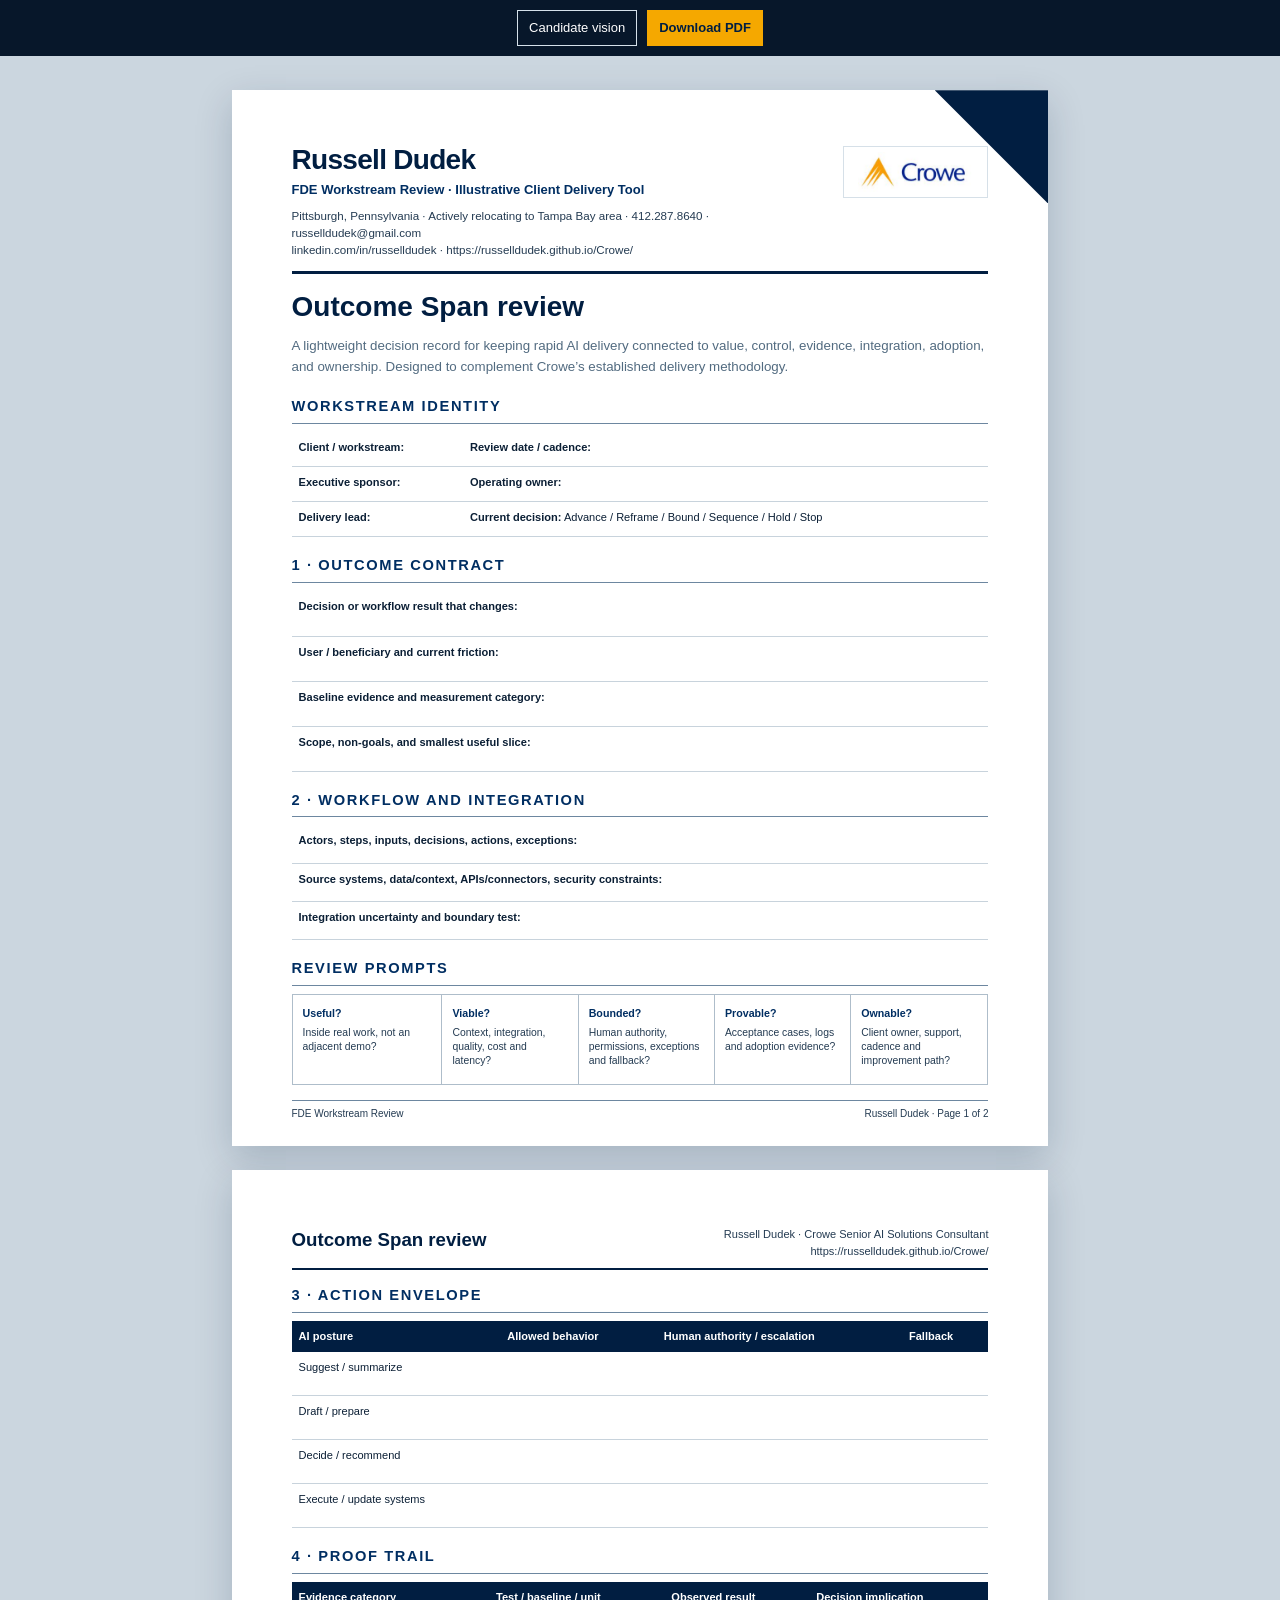
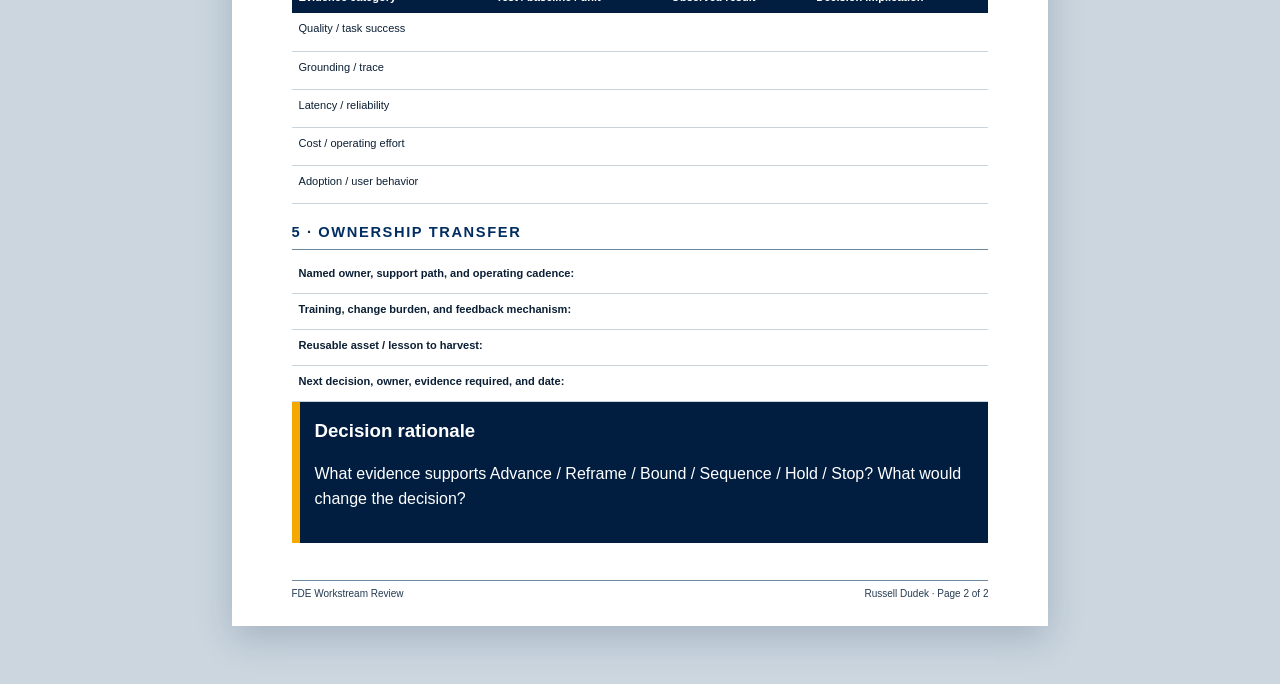
<file: fde-workstream-review.html>
<!doctype html><html lang="en"><head><meta charset="utf-8"><meta name="viewport" content="width=device-width,initial-scale=1"><title>FDE Workstream Review · Russell Dudek</title><link rel="stylesheet" href="styles.css"></head><body class="doc-body worksheet"><nav class="doc-actions" aria-label="Document actions"><a href="index.html">Candidate vision</a><a class="primary" href="docs/Russell-Dudek-Crowe-FDE-Workstream-Review.pdf" download>Download PDF</a></nav><main class="document-stack"><section class="print-page page-dark-corner"><header class="doc-header"><div><div class="doc-name">Russell Dudek</div><div class="doc-identity">FDE Workstream Review · Illustrative Client Delivery Tool</div><div class="doc-contact">Pittsburgh, Pennsylvania · Actively relocating to Tampa Bay area · <a href="tel:+14122878640">412.287.8640</a> · <a href="mailto:russelldudek@gmail.com">russelldudek@gmail.com</a><br><a href="https://www.linkedin.com/in/russelldudek">linkedin.com/in/russelldudek</a> · <a href="https://russelldudek.github.io/Crowe/">https://russelldudek.github.io/Crowe/</a></div></div><img class="doc-logo" src="assets/brand/crowe-wordmark.svg" alt="Crowe"></header><h1 class="document-title">Outcome Span review</h1><p class="document-subtitle">A lightweight decision record for keeping rapid AI delivery connected to value, control, evidence, integration, adoption, and ownership. Designed to complement Crowe’s established delivery methodology.</p><section class="doc-section"><h2>Workstream identity</h2><table class="doc-table"><tr><td style="height:35px"><strong>Client / workstream:</strong></td><td><strong>Review date / cadence:</strong></td></tr><tr><td style="height:35px"><strong>Executive sponsor:</strong></td><td><strong>Operating owner:</strong></td></tr><tr><td style="height:35px"><strong>Delivery lead:</strong></td><td><strong>Current decision:</strong> Advance / Reframe / Bound / Sequence / Hold / Stop</td></tr></table></section><section class="doc-section"><h2>1 · Outcome contract</h2><table class="doc-table"><tr><td style="height:45px"><strong>Decision or workflow result that changes:</strong></td></tr><tr><td style="height:45px"><strong>User / beneficiary and current friction:</strong></td></tr><tr><td style="height:45px"><strong>Baseline evidence and measurement category:</strong></td></tr><tr><td style="height:45px"><strong>Scope, non-goals, and smallest useful slice:</strong></td></tr></table></section><section class="doc-section"><h2>2 · Workflow and integration</h2><table class="doc-table"><tr><td style="height:38px"><strong>Actors, steps, inputs, decisions, actions, exceptions:</strong></td></tr><tr><td style="height:38px"><strong>Source systems, data/context, APIs/connectors, security constraints:</strong></td></tr><tr><td style="height:38px"><strong>Integration uncertainty and boundary test:</strong></td></tr></table></section><section class="doc-section"><h2>Review prompts</h2><div class="artifact-check"><div><strong>Useful?</strong><p>Inside real work, not an adjacent demo?</p></div><div><strong>Viable?</strong><p>Context, integration, quality, cost and latency?</p></div><div><strong>Bounded?</strong><p>Human authority, permissions, exceptions and fallback?</p></div><div><strong>Provable?</strong><p>Acceptance cases, logs and adoption evidence?</p></div><div><strong>Ownable?</strong><p>Client owner, support, cadence and improvement path?</p></div></div></section><footer class="page-footer"><span>FDE Workstream Review</span><span>Russell Dudek · Page 1 of 2</span></footer></section><section class="print-page"><div class="continuation-header"><strong>Outcome Span review</strong><span>Russell Dudek · Crowe Senior AI Solutions Consultant<br>https://russelldudek.github.io/Crowe/</span></div><section class="doc-section" style="margin-top:0"><h2>3 · Action envelope</h2><table class="doc-table"><tr><th>AI posture</th><th>Allowed behavior</th><th>Human authority / escalation</th><th>Fallback</th></tr><tr><td style="height:44px">Suggest / summarize</td><td></td><td></td><td></td></tr><tr><td style="height:44px">Draft / prepare</td><td></td><td></td><td></td></tr><tr><td style="height:44px">Decide / recommend</td><td></td><td></td><td></td></tr><tr><td style="height:44px">Execute / update systems</td><td></td><td></td><td></td></tr></table></section><section class="doc-section"><h2>4 · Proof trail</h2><table class="doc-table"><tr><th>Evidence category</th><th>Test / baseline / unit</th><th>Observed result</th><th>Decision implication</th></tr><tr><td style="height:38px">Quality / task success</td><td></td><td></td><td></td></tr><tr><td style="height:38px">Grounding / trace</td><td></td><td></td><td></td></tr><tr><td style="height:38px">Latency / reliability</td><td></td><td></td><td></td></tr><tr><td style="height:38px">Cost / operating effort</td><td></td><td></td><td></td></tr><tr><td style="height:38px">Adoption / user behavior</td><td></td><td></td><td></td></tr></table></section><section class="doc-section"><h2>5 · Ownership transfer</h2><table class="doc-table"><tr><td style="height:36px"><strong>Named owner, support path, and operating cadence:</strong></td></tr><tr><td style="height:36px"><strong>Training, change burden, and feedback mechanism:</strong></td></tr><tr><td style="height:36px"><strong>Reusable asset / lesson to harvest:</strong></td></tr><tr><td style="height:36px"><strong>Next decision, owner, evidence required, and date:</strong></td></tr></table></section><div class="decision-box"><strong>Decision rationale</strong><p>What evidence supports Advance / Reframe / Bound / Sequence / Hold / Stop? What would change the decision?</p></div><footer class="page-footer"><span>FDE Workstream Review</span><span>Russell Dudek · Page 2 of 2</span></footer></section></main></body></html>
</file>
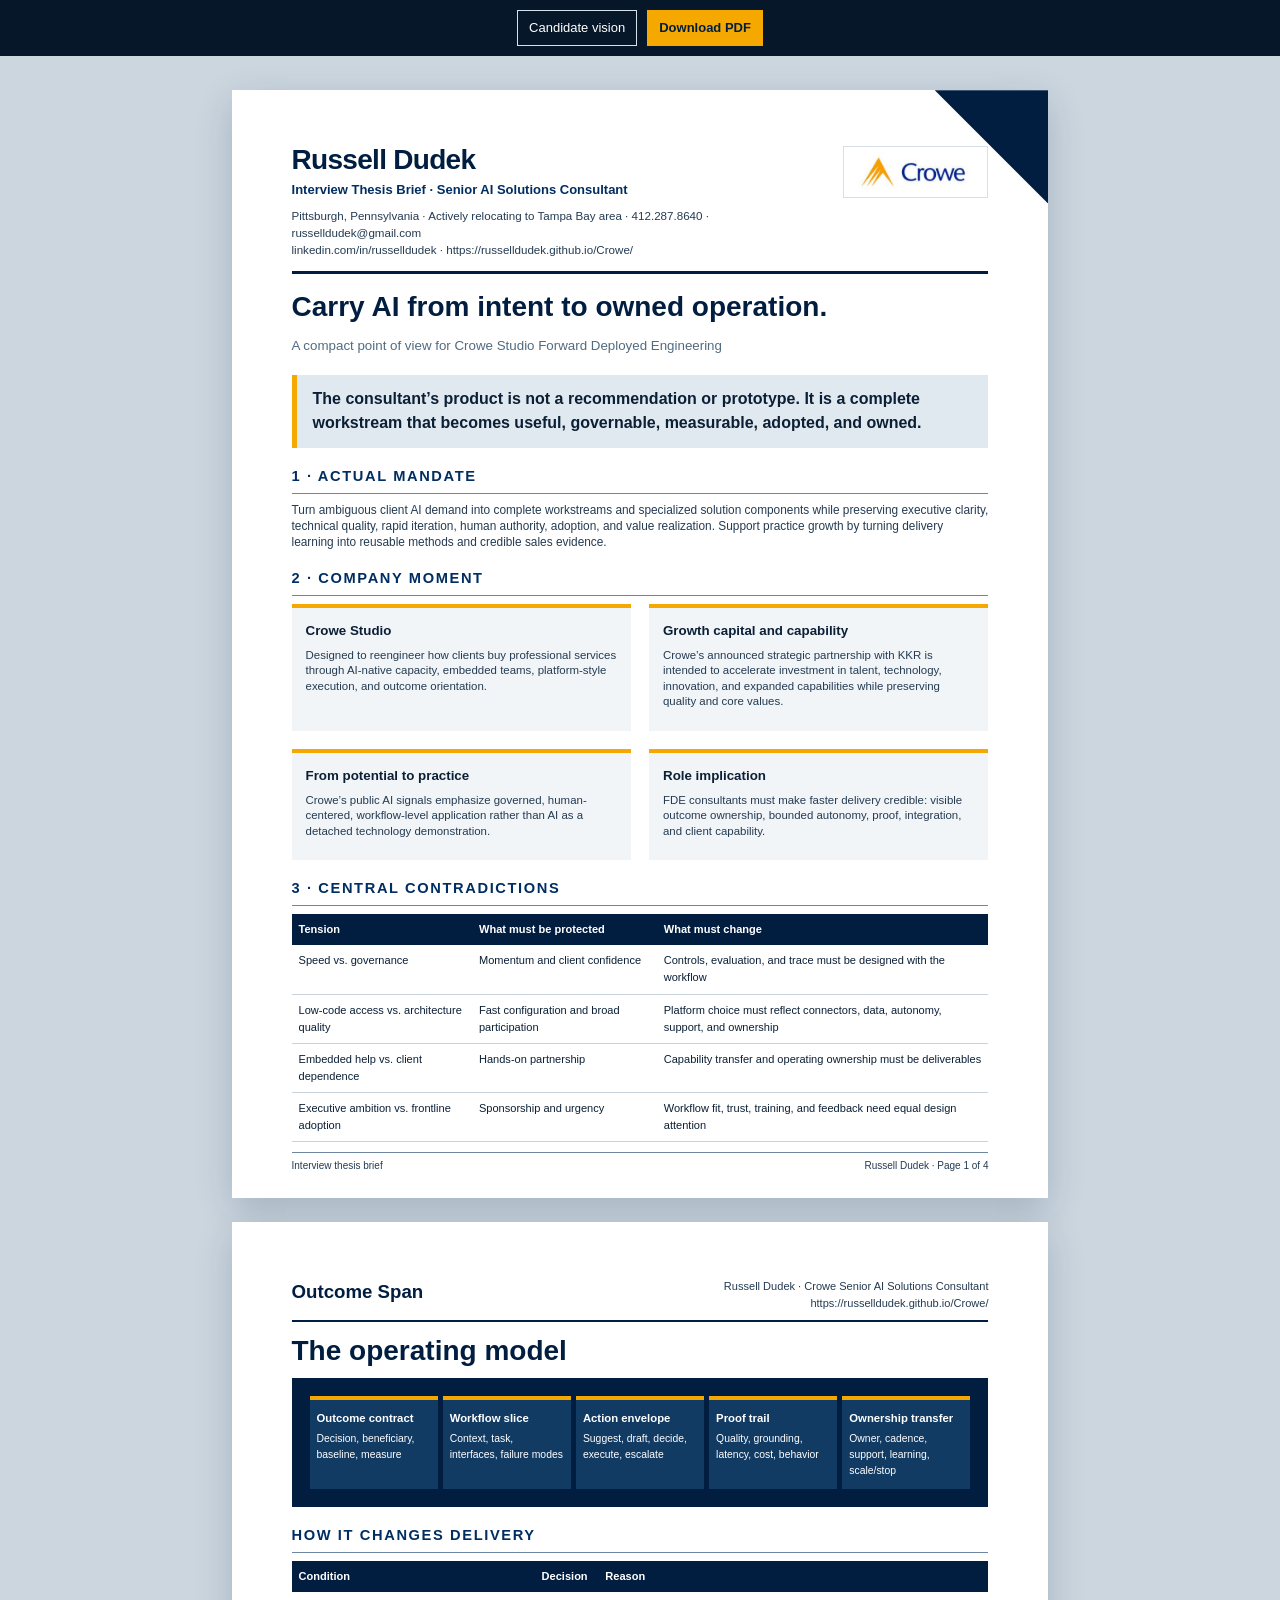
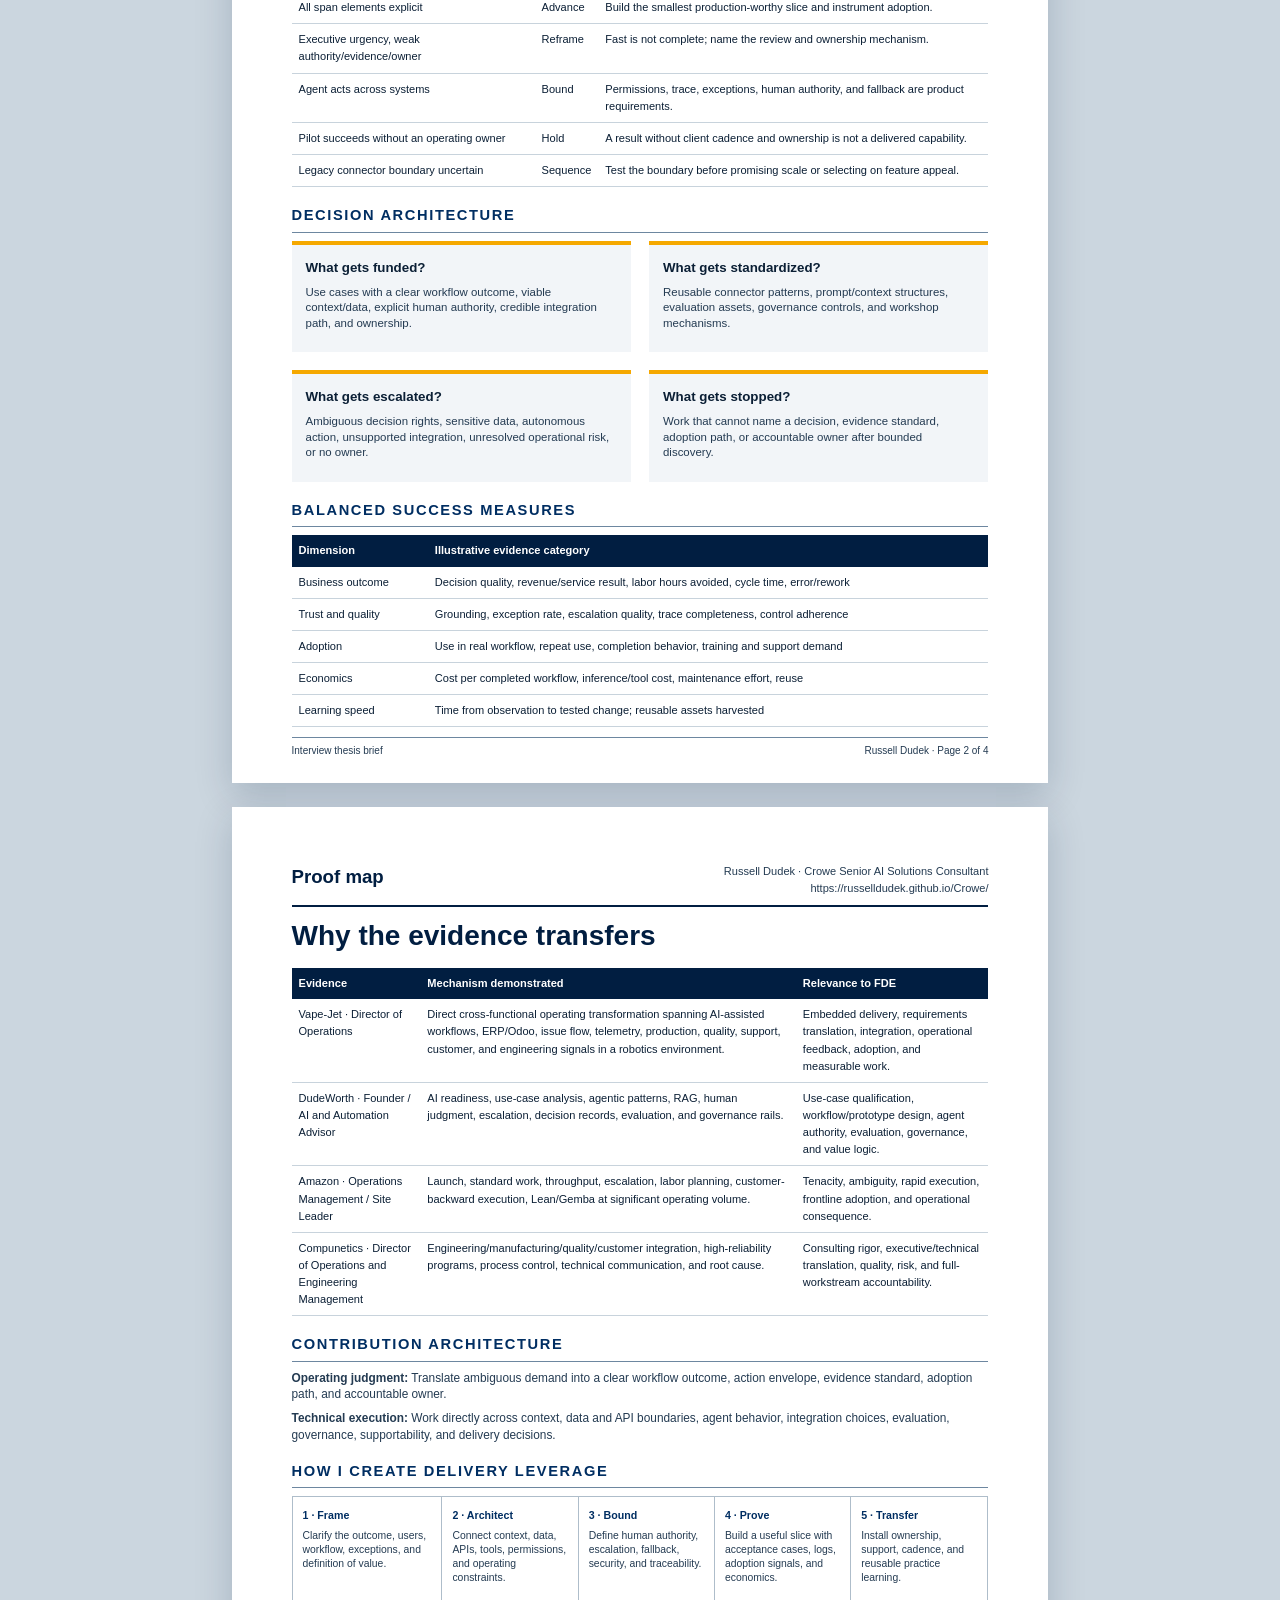
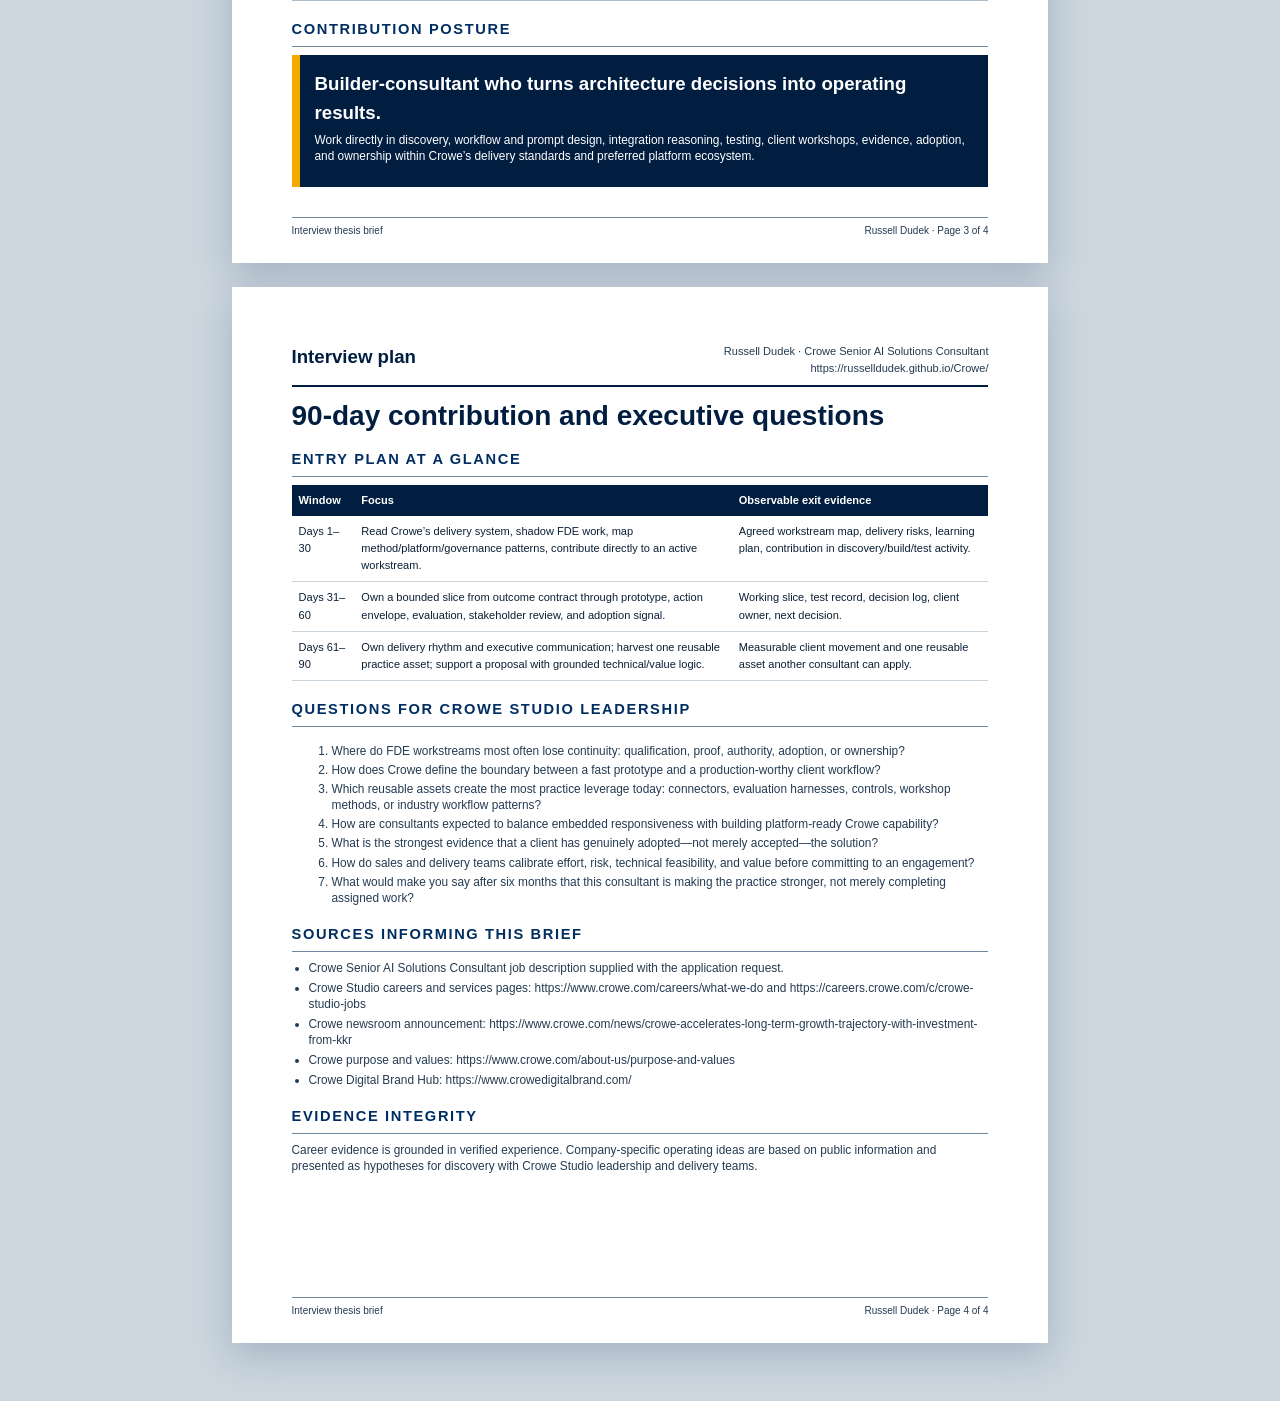
<file: interview-brief.html>
<!doctype html><html lang="en"><head><meta charset="utf-8"><meta name="viewport" content="width=device-width,initial-scale=1"><title>Crowe Interview Thesis Brief · Russell Dudek</title><link rel="stylesheet" href="styles.css"></head><body class="doc-body"><nav class="doc-actions" aria-label="Document actions"><a href="index.html">Candidate vision</a><a class="primary" href="docs/Russell-Dudek-Crowe-Interview-Brief.pdf" download>Download PDF</a></nav><main class="document-stack"><section class="print-page page-dark-corner"><header class="doc-header"><div><div class="doc-name">Russell Dudek</div><div class="doc-identity">Interview Thesis Brief · Senior AI Solutions Consultant</div><div class="doc-contact">Pittsburgh, Pennsylvania · Actively relocating to Tampa Bay area · <a href="tel:+14122878640">412.287.8640</a> · <a href="mailto:russelldudek@gmail.com">russelldudek@gmail.com</a><br><a href="https://www.linkedin.com/in/russelldudek">linkedin.com/in/russelldudek</a> · <a href="https://russelldudek.github.io/Crowe/">https://russelldudek.github.io/Crowe/</a></div></div><img class="doc-logo" src="assets/brand/crowe-wordmark.svg" alt="Crowe"></header><h1 class="document-title">Carry AI from intent to owned operation.</h1><p class="document-subtitle">A compact point of view for Crowe Studio Forward Deployed Engineering</p><div class="pull-quote">The consultant’s product is not a recommendation or prototype. It is a complete workstream that becomes useful, governable, measurable, adopted, and owned.</div><section class="doc-section"><h2>1 · Actual mandate</h2><p>Turn ambiguous client AI demand into complete workstreams and specialized solution components while preserving executive clarity, technical quality, rapid iteration, human authority, adoption, and value realization. Support practice growth by turning delivery learning into reusable methods and credible sales evidence.</p></section><section class="doc-section"><h2>2 · Company moment</h2><div class="brief-grid"><div class="brief-card"><h3>Crowe Studio</h3><p>Designed to reengineer how clients buy professional services through AI-native capacity, embedded teams, platform-style execution, and outcome orientation.</p></div><div class="brief-card"><h3>Growth capital and capability</h3><p>Crowe’s announced strategic partnership with KKR is intended to accelerate investment in talent, technology, innovation, and expanded capabilities while preserving quality and core values.</p></div><div class="brief-card"><h3>From potential to practice</h3><p>Crowe’s public AI signals emphasize governed, human-centered, workflow-level application rather than AI as a detached technology demonstration.</p></div><div class="brief-card"><h3>Role implication</h3><p>FDE consultants must make faster delivery credible: visible outcome ownership, bounded autonomy, proof, integration, and client capability.</p></div></div></section><section class="doc-section"><h2>3 · Central contradictions</h2><table class="doc-table"><tr><th>Tension</th><th>What must be protected</th><th>What must change</th></tr><tr><td>Speed vs. governance</td><td>Momentum and client confidence</td><td>Controls, evaluation, and trace must be designed with the workflow</td></tr><tr><td>Low-code access vs. architecture quality</td><td>Fast configuration and broad participation</td><td>Platform choice must reflect connectors, data, autonomy, support, and ownership</td></tr><tr><td>Embedded help vs. client dependence</td><td>Hands-on partnership</td><td>Capability transfer and operating ownership must be deliverables</td></tr><tr><td>Executive ambition vs. frontline adoption</td><td>Sponsorship and urgency</td><td>Workflow fit, trust, training, and feedback need equal design attention</td></tr></table></section><footer class="page-footer"><span>Interview thesis brief</span><span>Russell Dudek · Page 1 of 4</span></footer></section><section class="print-page brief-model"><div class="continuation-header"><strong>Outcome Span</strong><span>Russell Dudek · Crowe Senior AI Solutions Consultant<br>https://russelldudek.github.io/Crowe/</span></div><h1 class="document-title">The operating model</h1><div class="doc-diagram"><div class="doc-span-row"><div><strong>Outcome contract</strong>Decision, beneficiary, baseline, measure</div><div><strong>Workflow slice</strong>Context, task, interfaces, failure modes</div><div><strong>Action envelope</strong>Suggest, draft, decide, execute, escalate</div><div><strong>Proof trail</strong>Quality, grounding, latency, cost, behavior</div><div><strong>Ownership transfer</strong>Owner, cadence, support, learning, scale/stop</div></div></div><section class="doc-section"><h2>How it changes delivery</h2><table class="doc-table"><tr><th>Condition</th><th>Decision</th><th>Reason</th></tr><tr><td>All span elements explicit</td><td>Advance</td><td>Build the smallest production-worthy slice and instrument adoption.</td></tr><tr><td>Executive urgency, weak authority/evidence/owner</td><td>Reframe</td><td>Fast is not complete; name the review and ownership mechanism.</td></tr><tr><td>Agent acts across systems</td><td>Bound</td><td>Permissions, trace, exceptions, human authority, and fallback are product requirements.</td></tr><tr><td>Pilot succeeds without an operating owner</td><td>Hold</td><td>A result without client cadence and ownership is not a delivered capability.</td></tr><tr><td>Legacy connector boundary uncertain</td><td>Sequence</td><td>Test the boundary before promising scale or selecting on feature appeal.</td></tr></table></section><section class="doc-section"><h2>Decision architecture</h2><div class="brief-grid"><div class="brief-card"><h3>What gets funded?</h3><p>Use cases with a clear workflow outcome, viable context/data, explicit human authority, credible integration path, and ownership.</p></div><div class="brief-card"><h3>What gets standardized?</h3><p>Reusable connector patterns, prompt/context structures, evaluation assets, governance controls, and workshop mechanisms.</p></div><div class="brief-card"><h3>What gets escalated?</h3><p>Ambiguous decision rights, sensitive data, autonomous action, unsupported integration, unresolved operational risk, or no owner.</p></div><div class="brief-card"><h3>What gets stopped?</h3><p>Work that cannot name a decision, evidence standard, adoption path, or accountable owner after bounded discovery.</p></div></div></section><section class="doc-section"><h2>Balanced success measures</h2><table class="doc-table"><tr><th>Dimension</th><th>Illustrative evidence category</th></tr><tr><td>Business outcome</td><td>Decision quality, revenue/service result, labor hours avoided, cycle time, error/rework</td></tr><tr><td>Trust and quality</td><td>Grounding, exception rate, escalation quality, trace completeness, control adherence</td></tr><tr><td>Adoption</td><td>Use in real workflow, repeat use, completion behavior, training and support demand</td></tr><tr><td>Economics</td><td>Cost per completed workflow, inference/tool cost, maintenance effort, reuse</td></tr><tr><td>Learning speed</td><td>Time from observation to tested change; reusable assets harvested</td></tr></table></section><footer class="page-footer"><span>Interview thesis brief</span><span>Russell Dudek · Page 2 of 4</span></footer></section><section class="print-page"><div class="continuation-header"><strong>Proof map</strong><span>Russell Dudek · Crowe Senior AI Solutions Consultant<br>https://russelldudek.github.io/Crowe/</span></div><h1 class="document-title">Why the evidence transfers</h1><section class="doc-section"><table class="doc-table"><tr><th>Evidence</th><th>Mechanism demonstrated</th><th>Relevance to FDE</th></tr><tr><td>Vape-Jet · Director of Operations</td><td>Direct cross-functional operating transformation spanning AI-assisted workflows, ERP/Odoo, issue flow, telemetry, production, quality, support, customer, and engineering signals in a robotics environment.</td><td>Embedded delivery, requirements translation, integration, operational feedback, adoption, and measurable work.</td></tr><tr><td>DudeWorth · Founder / AI and Automation Advisor</td><td>AI readiness, use-case analysis, agentic patterns, RAG, human judgment, escalation, decision records, evaluation, and governance rails.</td><td>Use-case qualification, workflow/prototype design, agent authority, evaluation, governance, and value logic.</td></tr><tr><td>Amazon · Operations Management / Site Leader</td><td>Launch, standard work, throughput, escalation, labor planning, customer-backward execution, Lean/Gemba at significant operating volume.</td><td>Tenacity, ambiguity, rapid execution, frontline adoption, and operational consequence.</td></tr><tr><td>Compunetics · Director of Operations and Engineering Management</td><td>Engineering/manufacturing/quality/customer integration, high-reliability programs, process control, technical communication, and root cause.</td><td>Consulting rigor, executive/technical translation, quality, risk, and full-workstream accountability.</td></tr></table></section><section class="doc-section"><h2>Contribution architecture</h2><p><strong>Operating judgment:</strong> Translate ambiguous demand into a clear workflow outcome, action envelope, evidence standard, adoption path, and accountable owner.</p><p><strong>Technical execution:</strong> Work directly across context, data and API boundaries, agent behavior, integration choices, evaluation, governance, supportability, and delivery decisions.</p></section><section class="doc-section"><h2>How I create delivery leverage</h2><div class="artifact-check"><div><strong>1 · Frame</strong><p>Clarify the outcome, users, workflow, exceptions, and definition of value.</p></div><div><strong>2 · Architect</strong><p>Connect context, data, APIs, tools, permissions, and operating constraints.</p></div><div><strong>3 · Bound</strong><p>Define human authority, escalation, fallback, security, and traceability.</p></div><div><strong>4 · Prove</strong><p>Build a useful slice with acceptance cases, logs, adoption signals, and economics.</p></div><div><strong>5 · Transfer</strong><p>Install ownership, support, cadence, and reusable practice learning.</p></div></div></section><section class="doc-section"><h2>Contribution posture</h2><div class="decision-box"><strong>Builder-consultant who turns architecture decisions into operating results.</strong><p>Work directly in discovery, workflow and prompt design, integration reasoning, testing, client workshops, evidence, adoption, and ownership within Crowe’s delivery standards and preferred platform ecosystem.</p></div></section><footer class="page-footer"><span>Interview thesis brief</span><span>Russell Dudek · Page 3 of 4</span></footer></section><section class="print-page"><div class="continuation-header"><strong>Interview plan</strong><span>Russell Dudek · Crowe Senior AI Solutions Consultant<br>https://russelldudek.github.io/Crowe/</span></div><h1 class="document-title">90-day contribution and executive questions</h1><section class="doc-section"><h2>Entry plan at a glance</h2><table class="doc-table"><tr><th>Window</th><th>Focus</th><th>Observable exit evidence</th></tr><tr><td>Days 1–30</td><td>Read Crowe’s delivery system, shadow FDE work, map method/platform/governance patterns, contribute directly to an active workstream.</td><td>Agreed workstream map, delivery risks, learning plan, contribution in discovery/build/test activity.</td></tr><tr><td>Days 31–60</td><td>Own a bounded slice from outcome contract through prototype, action envelope, evaluation, stakeholder review, and adoption signal.</td><td>Working slice, test record, decision log, client owner, next decision.</td></tr><tr><td>Days 61–90</td><td>Own delivery rhythm and executive communication; harvest one reusable practice asset; support a proposal with grounded technical/value logic.</td><td>Measurable client movement and one reusable asset another consultant can apply.</td></tr></table></section><section class="doc-section"><h2>Questions for Crowe Studio leadership</h2><ol><li>Where do FDE workstreams most often lose continuity: qualification, proof, authority, adoption, or ownership?</li><li>How does Crowe define the boundary between a fast prototype and a production-worthy client workflow?</li><li>Which reusable assets create the most practice leverage today: connectors, evaluation harnesses, controls, workshop methods, or industry workflow patterns?</li><li>How are consultants expected to balance embedded responsiveness with building platform-ready Crowe capability?</li><li>What is the strongest evidence that a client has genuinely adopted—not merely accepted—the solution?</li><li>How do sales and delivery teams calibrate effort, risk, technical feasibility, and value before committing to an engagement?</li><li>What would make you say after six months that this consultant is making the practice stronger, not merely completing assigned work?</li></ol></section><section class="doc-section"><h2>Sources informing this brief</h2><ul class="source-list"><li>Crowe Senior AI Solutions Consultant job description supplied with the application request.</li><li>Crowe Studio careers and services pages: https://www.crowe.com/careers/what-we-do and https://careers.crowe.com/c/crowe-studio-jobs</li><li>Crowe newsroom announcement: https://www.crowe.com/news/crowe-accelerates-long-term-growth-trajectory-with-investment-from-kkr</li><li>Crowe purpose and values: https://www.crowe.com/about-us/purpose-and-values</li><li>Crowe Digital Brand Hub: https://www.crowedigitalbrand.com/</li></ul></section><section class="doc-section"><h2>Evidence integrity</h2><p>Career evidence is grounded in verified experience. Company-specific operating ideas are based on public information and presented as hypotheses for discovery with Crowe Studio leadership and delivery teams.</p></section><footer class="page-footer"><span>Interview thesis brief</span><span>Russell Dudek · Page 4 of 4</span></footer></section></main></body></html>
</file>
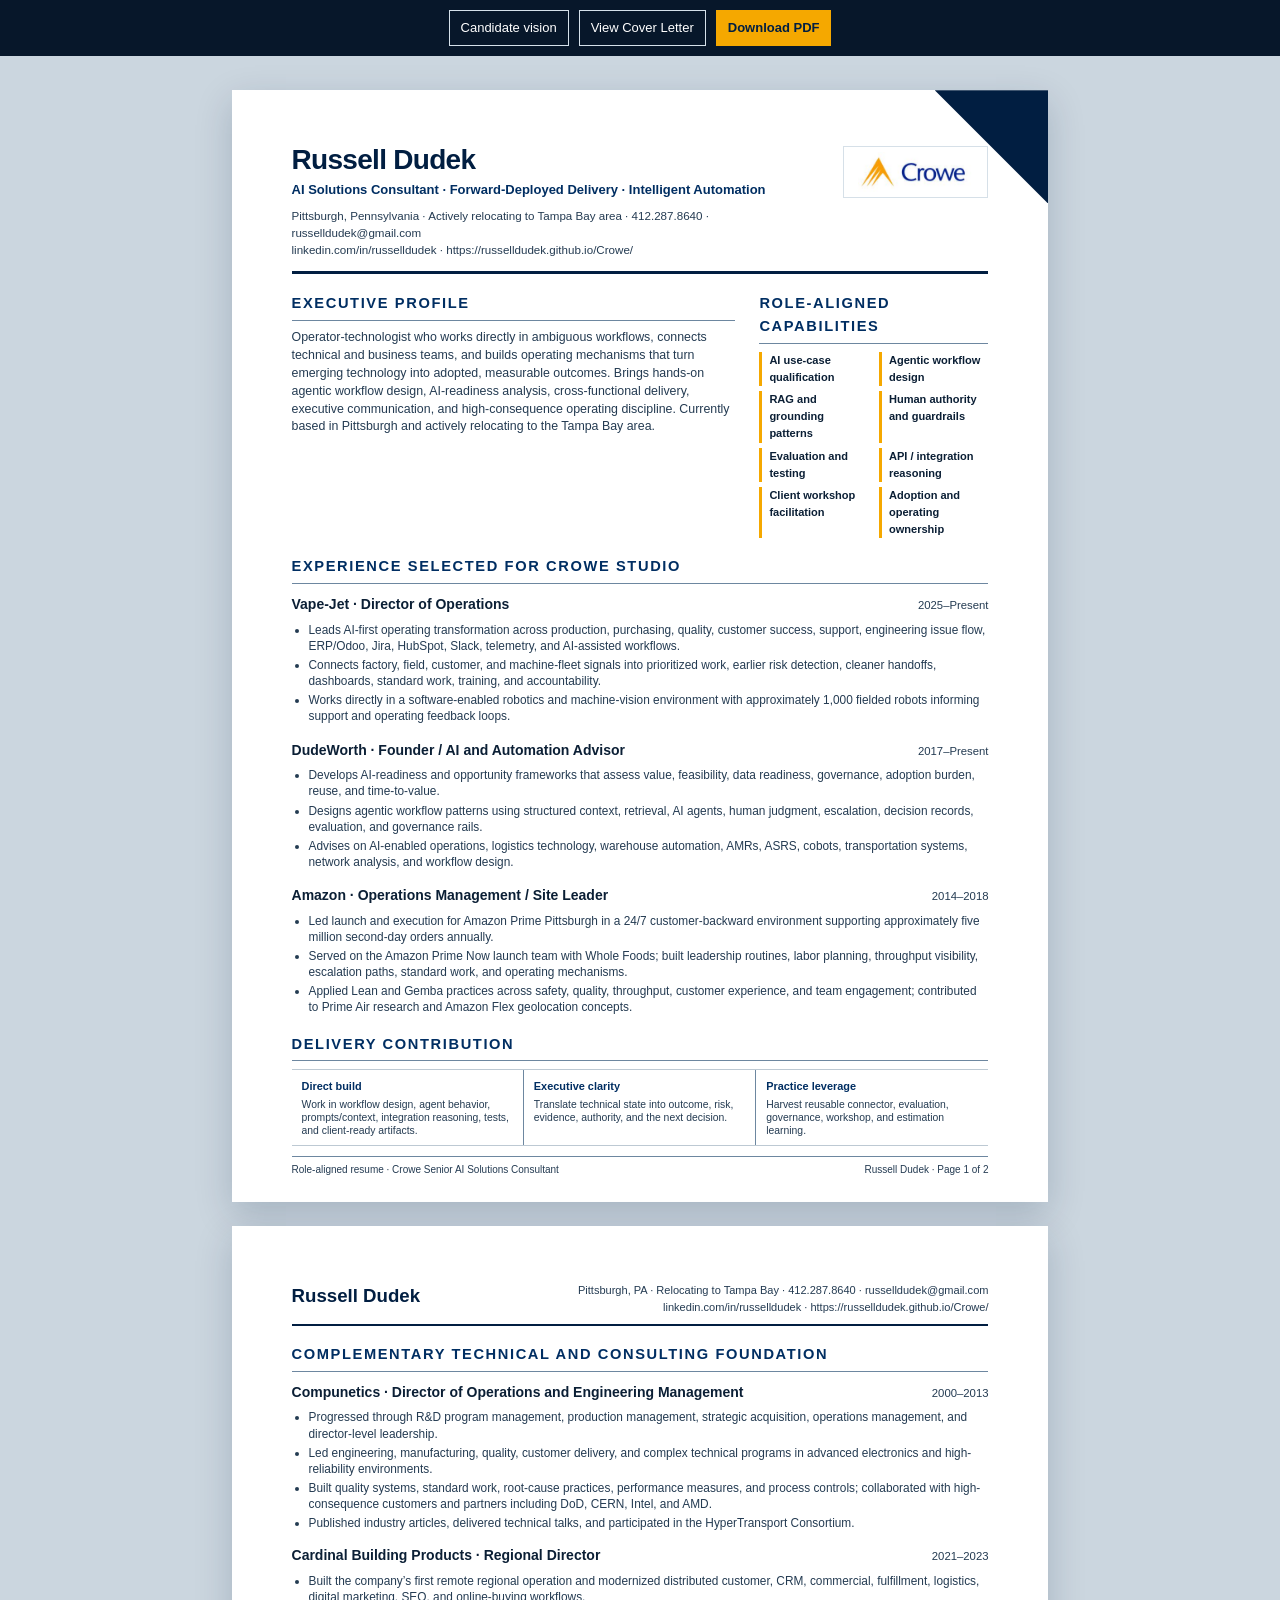
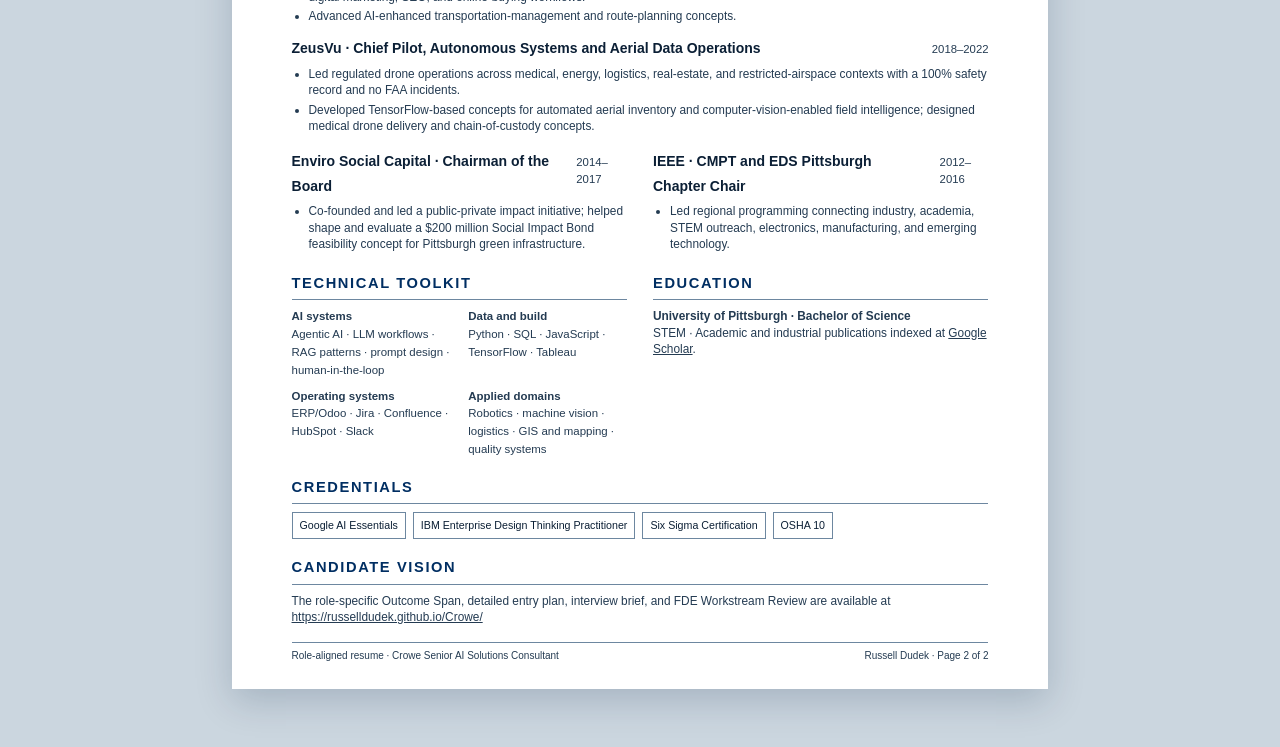
<file: resume.html>
<!doctype html><html lang="en"><head><meta charset="utf-8"><meta name="viewport" content="width=device-width,initial-scale=1"><title>Russell Dudek · Crowe Senior AI Solutions Consultant Resume</title><link rel="stylesheet" href="styles.css"></head><body class="doc-body"><nav class="doc-actions" aria-label="Document actions"><a href="index.html">Candidate vision</a><a href="cover-letter.html">View Cover Letter</a><a class="primary" href="docs/Russell-Dudek-Crowe-Resume.pdf" download>Download PDF</a></nav><main class="document-stack"><section class="print-page page-dark-corner"><header class="doc-header"><div><div class="doc-name">Russell Dudek</div><div class="doc-identity">AI Solutions Consultant · Forward-Deployed Delivery · Intelligent Automation</div><div class="doc-contact">Pittsburgh, Pennsylvania · Actively relocating to Tampa Bay area · <a href="tel:+14122878640">412.287.8640</a> · <a href="mailto:russelldudek@gmail.com">russelldudek@gmail.com</a><br><a href="https://www.linkedin.com/in/russelldudek">linkedin.com/in/russelldudek</a> · <a href="https://russelldudek.github.io/Crowe/">https://russelldudek.github.io/Crowe/</a></div></div><img class="doc-logo" src="assets/brand/crowe-wordmark.svg" alt="Crowe"></header><div class="resume-summary"><div><section class="doc-section" style="margin-top:0"><h2>Executive profile</h2><p class="profile">Operator-technologist who works directly in ambiguous workflows, connects technical and business teams, and builds operating mechanisms that turn emerging technology into adopted, measurable outcomes. Brings hands-on agentic workflow design, AI-readiness analysis, cross-functional delivery, executive communication, and high-consequence operating discipline. Currently based in Pittsburgh and actively relocating to the Tampa Bay area.</p></section></div><div><section class="doc-section" style="margin-top:0"><h2>Role-aligned capabilities</h2><div class="capability-list"><span>AI use-case qualification</span><span>Agentic workflow design</span><span>RAG and grounding patterns</span><span>Human authority and guardrails</span><span>Evaluation and testing</span><span>API / integration reasoning</span><span>Client workshop facilitation</span><span>Adoption and operating ownership</span></div></section></div></div><section class="doc-section"><h2>Experience selected for Crowe Studio</h2><div class="role-head"><div><span class="role-title">Vape-Jet · Director of Operations</span></div><span class="role-meta">2025–Present</span></div><ul><li>Leads AI-first operating transformation across production, purchasing, quality, customer success, support, engineering issue flow, ERP/Odoo, Jira, HubSpot, Slack, telemetry, and AI-assisted workflows.</li><li>Connects factory, field, customer, and machine-fleet signals into prioritized work, earlier risk detection, cleaner handoffs, dashboards, standard work, training, and accountability.</li><li>Works directly in a software-enabled robotics and machine-vision environment with approximately 1,000 fielded robots informing support and operating feedback loops.</li></ul><div class="role-head" style="margin-top:13px"><div><span class="role-title">DudeWorth · Founder / AI and Automation Advisor</span></div><span class="role-meta">2017–Present</span></div><ul><li>Develops AI-readiness and opportunity frameworks that assess value, feasibility, data readiness, governance, adoption burden, reuse, and time-to-value.</li><li>Designs agentic workflow patterns using structured context, retrieval, AI agents, human judgment, escalation, decision records, evaluation, and governance rails.</li><li>Advises on AI-enabled operations, logistics technology, warehouse automation, AMRs, ASRS, cobots, transportation systems, network analysis, and workflow design.</li></ul><div class="role-head" style="margin-top:13px"><div><span class="role-title">Amazon · Operations Management / Site Leader</span></div><span class="role-meta">2014–2018</span></div><ul><li>Led launch and execution for Amazon Prime Pittsburgh in a 24/7 customer-backward environment supporting approximately five million second-day orders annually.</li><li>Served on the Amazon Prime Now launch team with Whole Foods; built leadership routines, labor planning, throughput visibility, escalation paths, standard work, and operating mechanisms.</li><li>Applied Lean and Gemba practices across safety, quality, throughput, customer experience, and team engagement; contributed to Prime Air research and Amazon Flex geolocation concepts.</li></ul></section><section class="doc-section"><h2>Delivery contribution</h2><div class="resume-fit"><div><strong>Direct build</strong><span>Work in workflow design, agent behavior, prompts/context, integration reasoning, tests, and client-ready artifacts.</span></div><div><strong>Executive clarity</strong><span>Translate technical state into outcome, risk, evidence, authority, and the next decision.</span></div><div><strong>Practice leverage</strong><span>Harvest reusable connector, evaluation, governance, workshop, and estimation learning.</span></div></div></section><footer class="page-footer"><span>Role-aligned resume · Crowe Senior AI Solutions Consultant</span><span>Russell Dudek · Page 1 of 2</span></footer></section><section class="print-page"><div class="continuation-header"><strong>Russell Dudek</strong><span>Pittsburgh, PA · Relocating to Tampa Bay · 412.287.8640 · russelldudek@gmail.com<br>linkedin.com/in/russelldudek · https://russelldudek.github.io/Crowe/</span></div><section class="doc-section"><h2>Complementary technical and consulting foundation</h2><div class="role-head"><div><span class="role-title">Compunetics · Director of Operations and Engineering Management</span></div><span class="role-meta">2000–2013</span></div><ul><li>Progressed through R&amp;D program management, production management, strategic acquisition, operations management, and director-level leadership.</li><li>Led engineering, manufacturing, quality, customer delivery, and complex technical programs in advanced electronics and high-reliability environments.</li><li>Built quality systems, standard work, root-cause practices, performance measures, and process controls; collaborated with high-consequence customers and partners including DoD, CERN, Intel, and AMD.</li><li>Published industry articles, delivered technical talks, and participated in the HyperTransport Consortium.</li></ul><div class="role-head" style="margin-top:12px"><div><span class="role-title">Cardinal Building Products · Regional Director</span></div><span class="role-meta">2021–2023</span></div><ul><li>Built the company’s first remote regional operation and modernized distributed customer, CRM, commercial, fulfillment, logistics, digital marketing, SEO, and online-buying workflows.</li><li>Advanced AI-enhanced transportation-management and route-planning concepts.</li></ul><div class="role-head" style="margin-top:12px"><div><span class="role-title">ZeusVu · Chief Pilot, Autonomous Systems and Aerial Data Operations</span></div><span class="role-meta">2018–2022</span></div><ul><li>Led regulated drone operations across medical, energy, logistics, real-estate, and restricted-airspace contexts with a 100% safety record and no FAA incidents.</li><li>Developed TensorFlow-based concepts for automated aerial inventory and computer-vision-enabled field intelligence; designed medical drone delivery and chain-of-custody concepts.</li></ul><div class="two-col"><div><div class="role-head" style="margin-top:12px"><div><span class="role-title">Enviro Social Capital · Chairman of the Board</span></div><span class="role-meta">2014–2017</span></div><ul><li>Co-founded and led a public-private impact initiative; helped shape and evaluate a $200 million Social Impact Bond feasibility concept for Pittsburgh green infrastructure.</li></ul></div><div><div class="role-head" style="margin-top:12px"><div><span class="role-title">IEEE · CMPT and EDS Pittsburgh Chapter Chair</span></div><span class="role-meta">2012–2016</span></div><ul><li>Led regional programming connecting industry, academia, STEM outreach, electronics, manufacturing, and emerging technology.</li></ul></div></div></section><div class="two-col"><section class="doc-section"><h2>Technical toolkit</h2><div class="mini-grid"><div><strong>AI systems</strong><br>Agentic AI · LLM workflows · RAG patterns · prompt design · human-in-the-loop</div><div><strong>Data and build</strong><br>Python · SQL · JavaScript · TensorFlow · Tableau</div><div><strong>Operating systems</strong><br>ERP/Odoo · Jira · Confluence · HubSpot · Slack</div><div><strong>Applied domains</strong><br>Robotics · machine vision · logistics · GIS and mapping · quality systems</div></div></section><section class="doc-section"><h2>Education</h2><p><strong>University of Pittsburgh · Bachelor of Science</strong><br>STEM · Academic and industrial publications indexed at <a href="https://scholar.google.com/citations?user=yHQSVd8AAAAJ&amp;hl=en">Google Scholar</a>.</p></section></div><section class="doc-section"><h2>Credentials</h2><div class="credential-row"><span>Google AI Essentials</span><span>IBM Enterprise Design Thinking Practitioner</span><span>Six Sigma Certification</span><span>OSHA 10</span></div></section><section class="doc-section"><h2>Candidate vision</h2><p>The role-specific Outcome Span, detailed entry plan, interview brief, and FDE Workstream Review are available at <a href="https://russelldudek.github.io/Crowe/">https://russelldudek.github.io/Crowe/</a></p></section><footer class="page-footer"><span>Role-aligned resume · Crowe Senior AI Solutions Consultant</span><span>Russell Dudek · Page 2 of 2</span></footer></section></main></body></html>
</file>
<file: site-v4.css>
@import url('site-v3.css?v=20260716-1');
@import url('site-v5.css?v=20260717-1');
@import url('site-v6.css?v=20260717-2');
@import url('site-v7.css?v=20260717-1');
@import url('site-v8.css?v=20260717-1');
@import url('site-v9.css?v=20260717-1');
</file>
<file: styles.css>
@import url('site-v3.css?v=20260716-1');
@import url('document-v3.css?v=20260716-1');

.doc-logo{
  box-sizing:border-box;
  width:145px;
  height:52px;
  object-fit:contain;
  justify-self:end;
  background:#fff;
  padding:5px 7px;
  border:1px solid #d6e0e8;
}

.decision-box,
.decision-box strong,
.decision-box p,
.decision-box li{
  color:#fff;
}

@media(max-width:900px){
  .doc-logo{justify-self:start}
}

@media(max-width:560px){
  .doc-table{
    width:100%;
    table-layout:fixed;
  }

  .doc-table th,
  .doc-table td{
    min-width:0;
    padding:6px 5px;
    overflow-wrap:anywhere;
    word-break:normal;
  }
}
</file>
